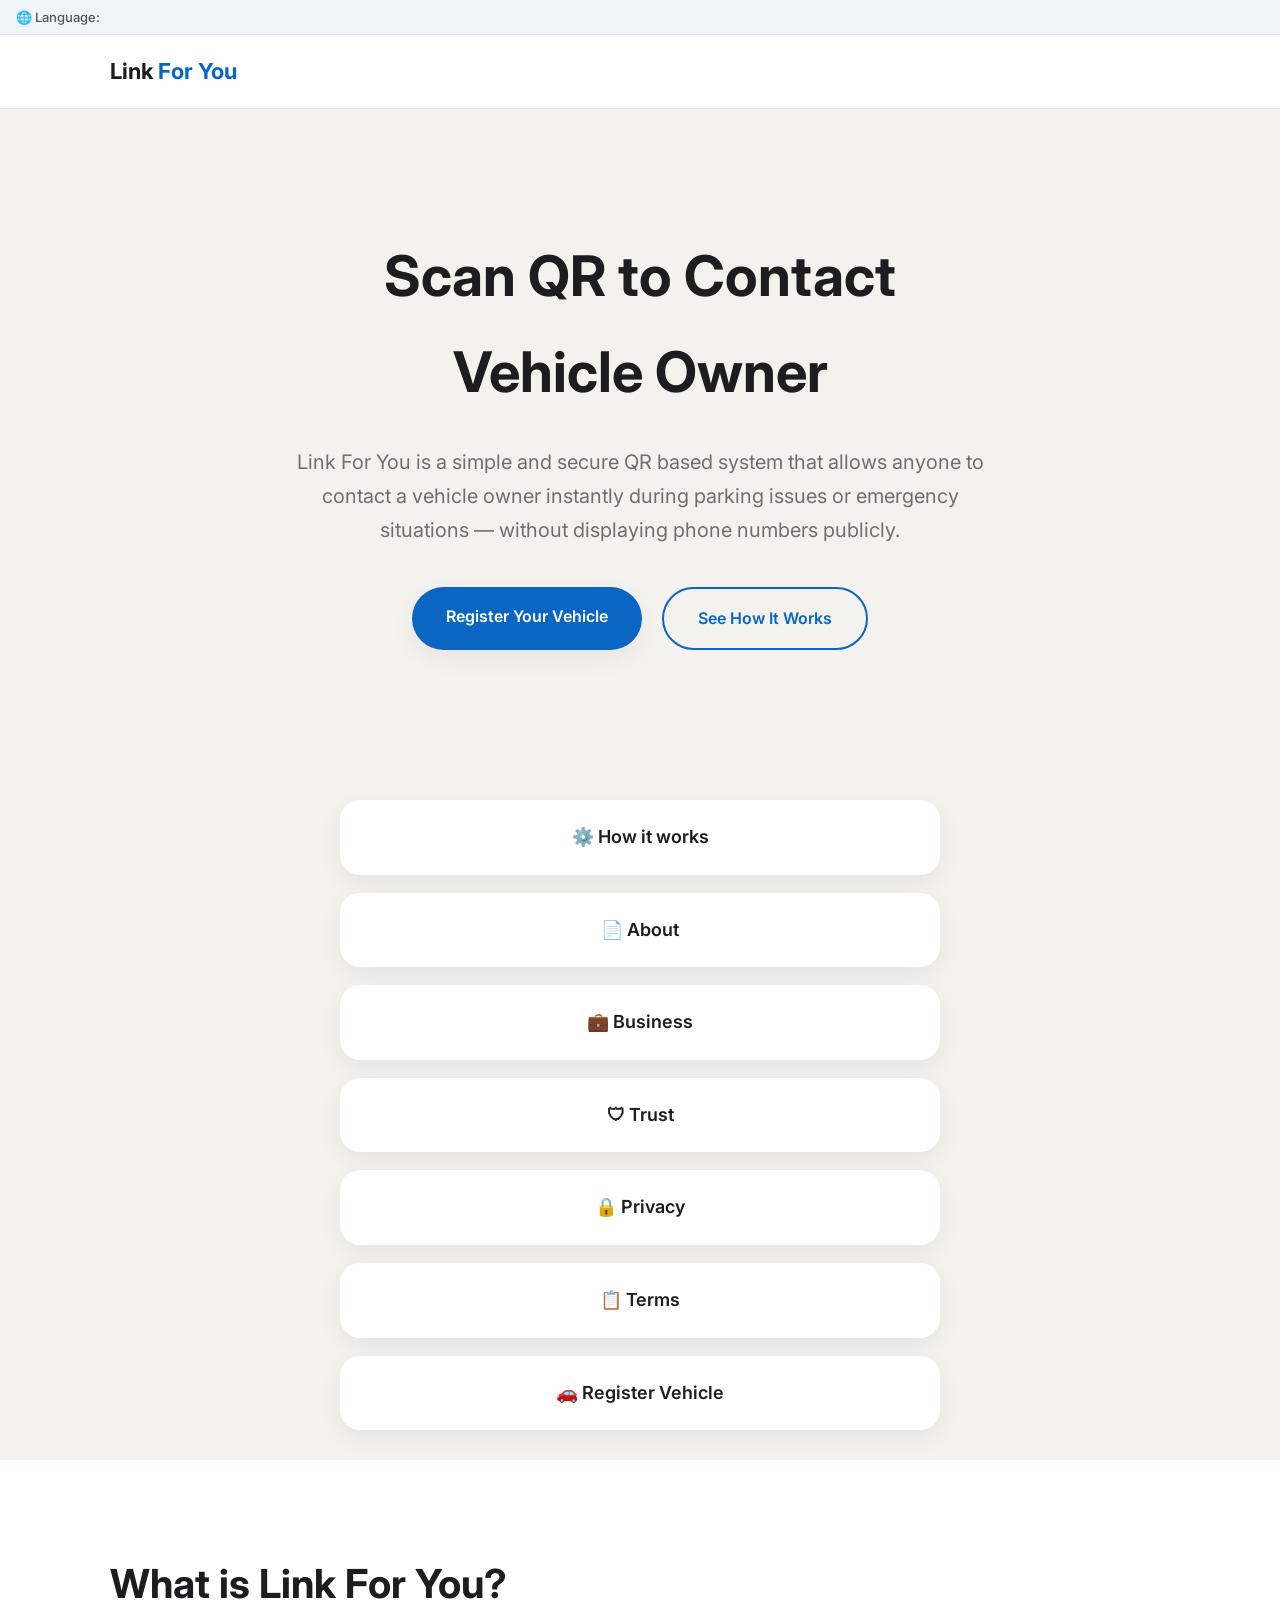
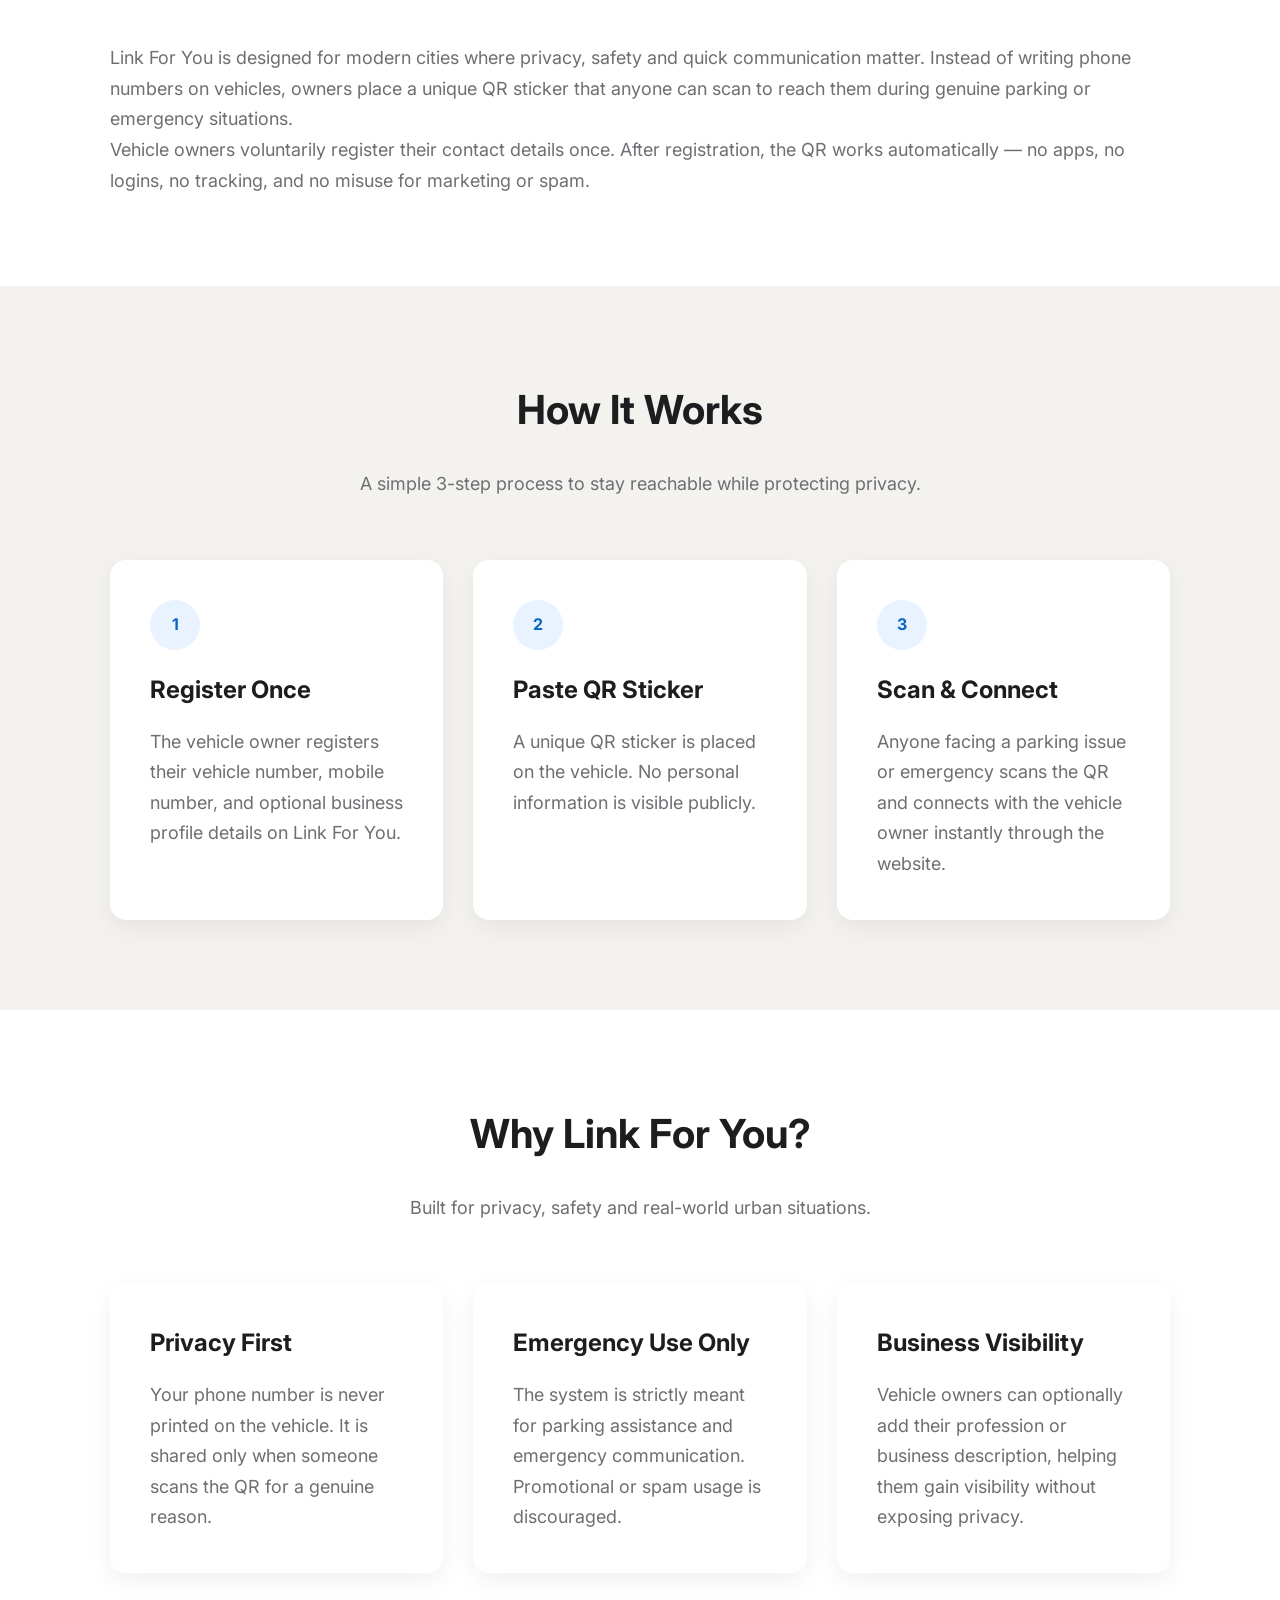
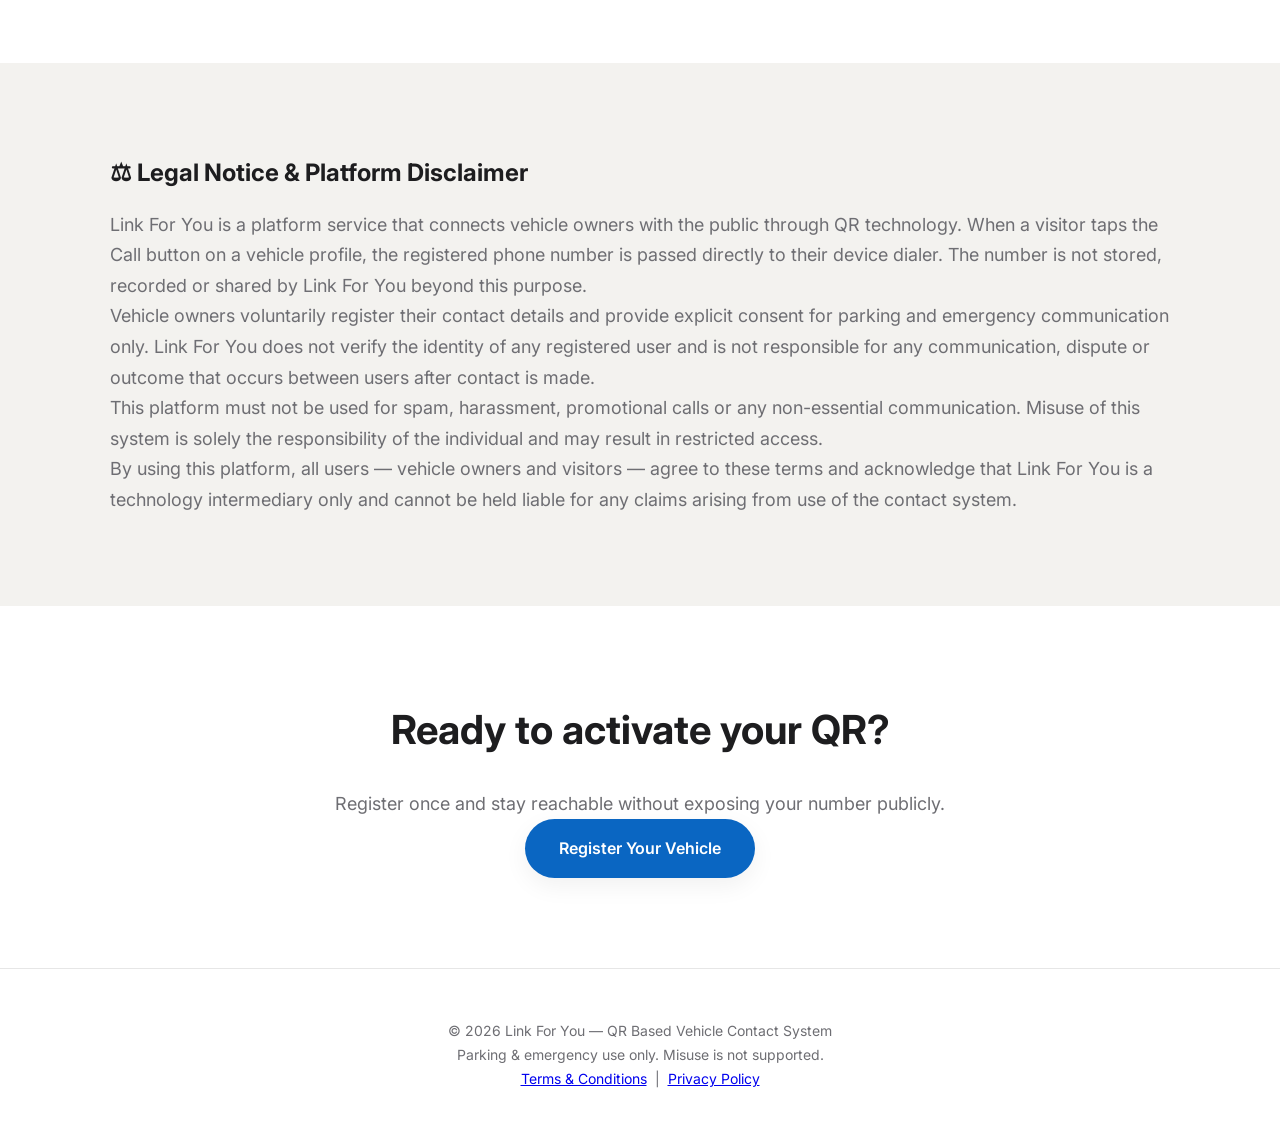
<file: index.html>
<!DOCTYPE html>
<html lang="en">

<head>

<meta charset="UTF-8">
<meta name="viewport" content="width=device-width, initial-scale=1.0">

<title>Link For You – QR Vehicle Contact System</title>

<link rel="preconnect" href="https://fonts.googleapis.com">
<link rel="preconnect" href="https://fonts.gstatic.com" crossorigin>

<link href="https://fonts.googleapis.com/css2?family=Inter:wght@300;400;500;600;700&display=swap" rel="stylesheet">

<link rel="stylesheet" href="./style.css">

<!-- PWA Manifest -->
<link rel="manifest" href="./manifest.json">

<!-- Theme -->
<meta name="theme-color" content="#0A66C2">

<meta name="mobile-web-app-capable" content="yes">
<meta name="apple-mobile-web-app-capable" content="yes">

<!-- Google Translate -->
<script type="text/javascript">
function googleTranslateElementInit() {
  new google.translate.TranslateElement({
    pageLanguage: 'en',
    layout: google.translate.TranslateElement.InlineLayout.SIMPLE,
    autoDisplay: false
  }, 'google_translate_element');
}
</script>
<script type="text/javascript" src="//translate.google.com/translate_a/element.js?cb=googleTranslateElementInit"></script>

<style>
.translate-bar {
  background: #f0f4f8;
  border-bottom: 1px solid #dde3ea;
  padding: 6px 16px;
  display: flex;
  align-items: center;
  gap: 8px;
  font-size: 13px;
  color: #555;
}
.translate-bar span {
  font-weight: 500;
}
.goog-te-banner-frame { display: none !important; }
body { top: 0 !important; }
</style>

</head>


<body>

<!-- ================= TRANSLATE BAR ================= -->

<div class="translate-bar">
  <span>🌐 Language:</span>
  <div id="google_translate_element"></div>
</div>


<!-- ================= NAVBAR ================= -->

<header class="navbar">

<div class="nav-container">

<div class="logo">
Link<span> For You</span>
</div>

</div>

</header>



<!-- ================= HERO ================= -->

<section class="hero">

<div class="container hero-wrapper">

<h1>
Scan QR to Contact <br>
Vehicle Owner
</h1>

<p>
Link For You is a simple and secure QR based system that allows anyone
to contact a vehicle owner instantly during parking issues or
emergency situations — without displaying phone numbers publicly.
</p>

<div class="hero-actions">

<a href="register.html" class="btn-primary">
Register Your Vehicle
</a>

<a href="#how" class="btn-secondary">
See How It Works
</a>

</div>

</div>

</section>



<!-- ================= NAV CARD MENU ================= -->

<section class="top-menu">

<div class="menu-container">

<a href="#how" class="menu-card">
⚙️ How it works
</a>

<a href="about.html" class="menu-card">
📄 About
</a>

<a href="business.html" class="menu-card">
💼 Business
</a>

<a href="trust.html" class="menu-card">
🛡 Trust
</a>

<a href="privacy.html" class="menu-card">
🔒 Privacy
</a>

<a href="terms.html" class="menu-card">
📋 Terms
</a>

<a href="register.html" class="menu-card register-card">
🚗 Register Vehicle
</a>

</div>

</section>



<!-- ================= WHAT IS ================= -->

<section class="section light">

<div class="container narrow">

<h2>What is Link For You?</h2>

<p>
Link For You is designed for modern cities where privacy, safety and quick
communication matter. Instead of writing phone numbers on vehicles,
owners place a unique QR sticker that anyone can scan to reach them
during genuine parking or emergency situations.
</p>

<p>
Vehicle owners voluntarily register their contact details once.
After registration, the QR works automatically — no apps, no logins,
no tracking, and no misuse for marketing or spam.
</p>

</div>

</section>



<!-- ================= HOW IT WORKS ================= -->

<section class="section" id="how">

<div class="container">

<div class="section-header">

<h2>How It Works</h2>

<p class="section-sub">
A simple 3-step process to stay reachable while protecting privacy.
</p>

</div>

<div class="steps-grid">

<div class="step-card">

<div class="step-number">1</div>

<h3>Register Once</h3>

<p>
The vehicle owner registers their vehicle number, mobile number,
and optional business profile details on Link For You.
</p>

</div>

<div class="step-card">

<div class="step-number">2</div>

<h3>Paste QR Sticker</h3>

<p>
A unique QR sticker is placed on the vehicle.
No personal information is visible publicly.
</p>

</div>

<div class="step-card">

<div class="step-number">3</div>

<h3>Scan & Connect</h3>

<p>
Anyone facing a parking issue or emergency scans the QR and
connects with the vehicle owner instantly through the website.
</p>

</div>

</div>

</div>

</section>



<!-- ================= WHY SECTION ================= -->

<section class="section light">

<div class="container">

<div class="section-header">

<h2>Why Link For You?</h2>

<p class="section-sub">
Built for privacy, safety and real-world urban situations.
</p>

</div>

<div class="feature-grid">

<div class="feature-card">

<h3>Privacy First</h3>

<p>
Your phone number is never printed on the vehicle.
It is shared only when someone scans the QR for a genuine reason.
</p>

</div>

<div class="feature-card">

<h3>Emergency Use Only</h3>

<p>
The system is strictly meant for parking assistance and emergency
communication. Promotional or spam usage is discouraged.
</p>

</div>

<div class="feature-card">

<h3>Business Visibility</h3>

<p>
Vehicle owners can optionally add their profession or business
description, helping them gain visibility without exposing privacy.
</p>

</div>

</div>

</div>

</section>



<!-- ================= LEGAL DISCLAIMER ================= -->

<section class="section">

<div class="container narrow">

<div class="warning-box">

<h3>⚖ Legal Notice & Platform Disclaimer</h3>

<p>
Link For You is a platform service that connects vehicle owners
with the public through QR technology. When a visitor taps the
Call button on a vehicle profile, the registered phone number
is passed directly to their device dialer. The number is not
stored, recorded or shared by Link For You beyond this purpose.
</p>

<p>
Vehicle owners voluntarily register their contact details and
provide explicit consent for parking and emergency communication
only. Link For You does not verify the identity of any registered
user and is not responsible for any communication, dispute or
outcome that occurs between users after contact is made.
</p>

<p>
This platform must not be used for spam, harassment, promotional
calls or any non-essential communication. Misuse of this system
is solely the responsibility of the individual and may result
in restricted access.
</p>

<p>
By using this platform, all users — vehicle owners and visitors —
agree to these terms and acknowledge that Link For You is a
technology intermediary only and cannot be held liable for any
claims arising from use of the contact system.
</p>

</div>

</div>

</section>



<!-- ================= CTA ================= -->

<section class="section cta-section">

<div class="container text-center">

<h2>Ready to activate your QR?</h2>

<p>
Register once and stay reachable without exposing your number publicly.
</p>

<a href="register.html" class="btn-primary large-btn">
Register Your Vehicle
</a>

</div>

</section>



<!-- ================= FOOTER ================= -->

<footer class="footer">

<div class="container text-center">

<p>
© 2026 Link For You — QR Based Vehicle Contact System
</p>

<p class="small">
Parking & emergency use only. Misuse is not supported.
</p>

<p class="small">
<a href="terms.html">Terms &amp; Conditions</a> &nbsp;|&nbsp; <a href="privacy.html">Privacy Policy</a>
</p>

</div>

</footer>



<!-- ================= SERVICE WORKER ================= -->

<script>

if ('serviceWorker' in navigator) {

window.addEventListener('load', function() {

navigator.serviceWorker.register('./service-worker.js')
.then(function(reg){

console.log("Service Worker Registered", reg);

}).catch(function(err){

console.log("Service Worker Error", err);

});

});

}

</script>



</body>
  </html>
</file>
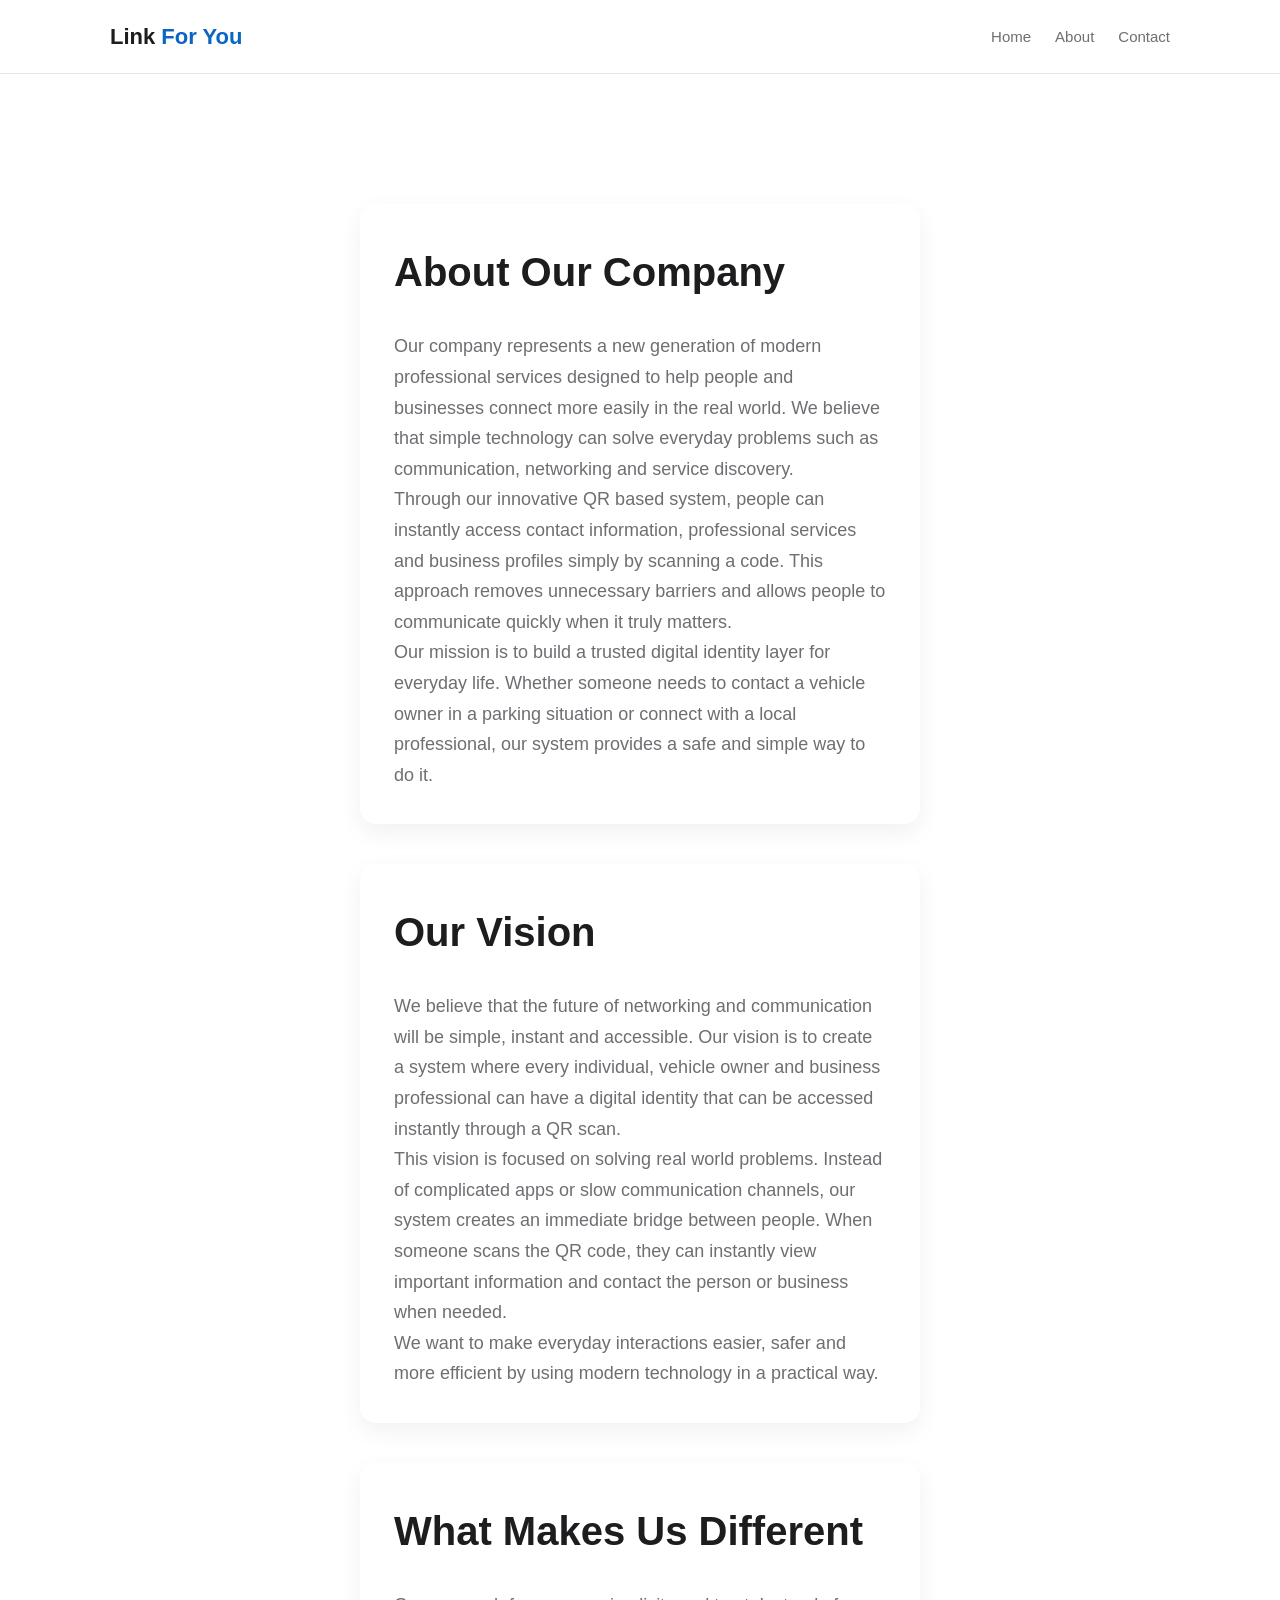
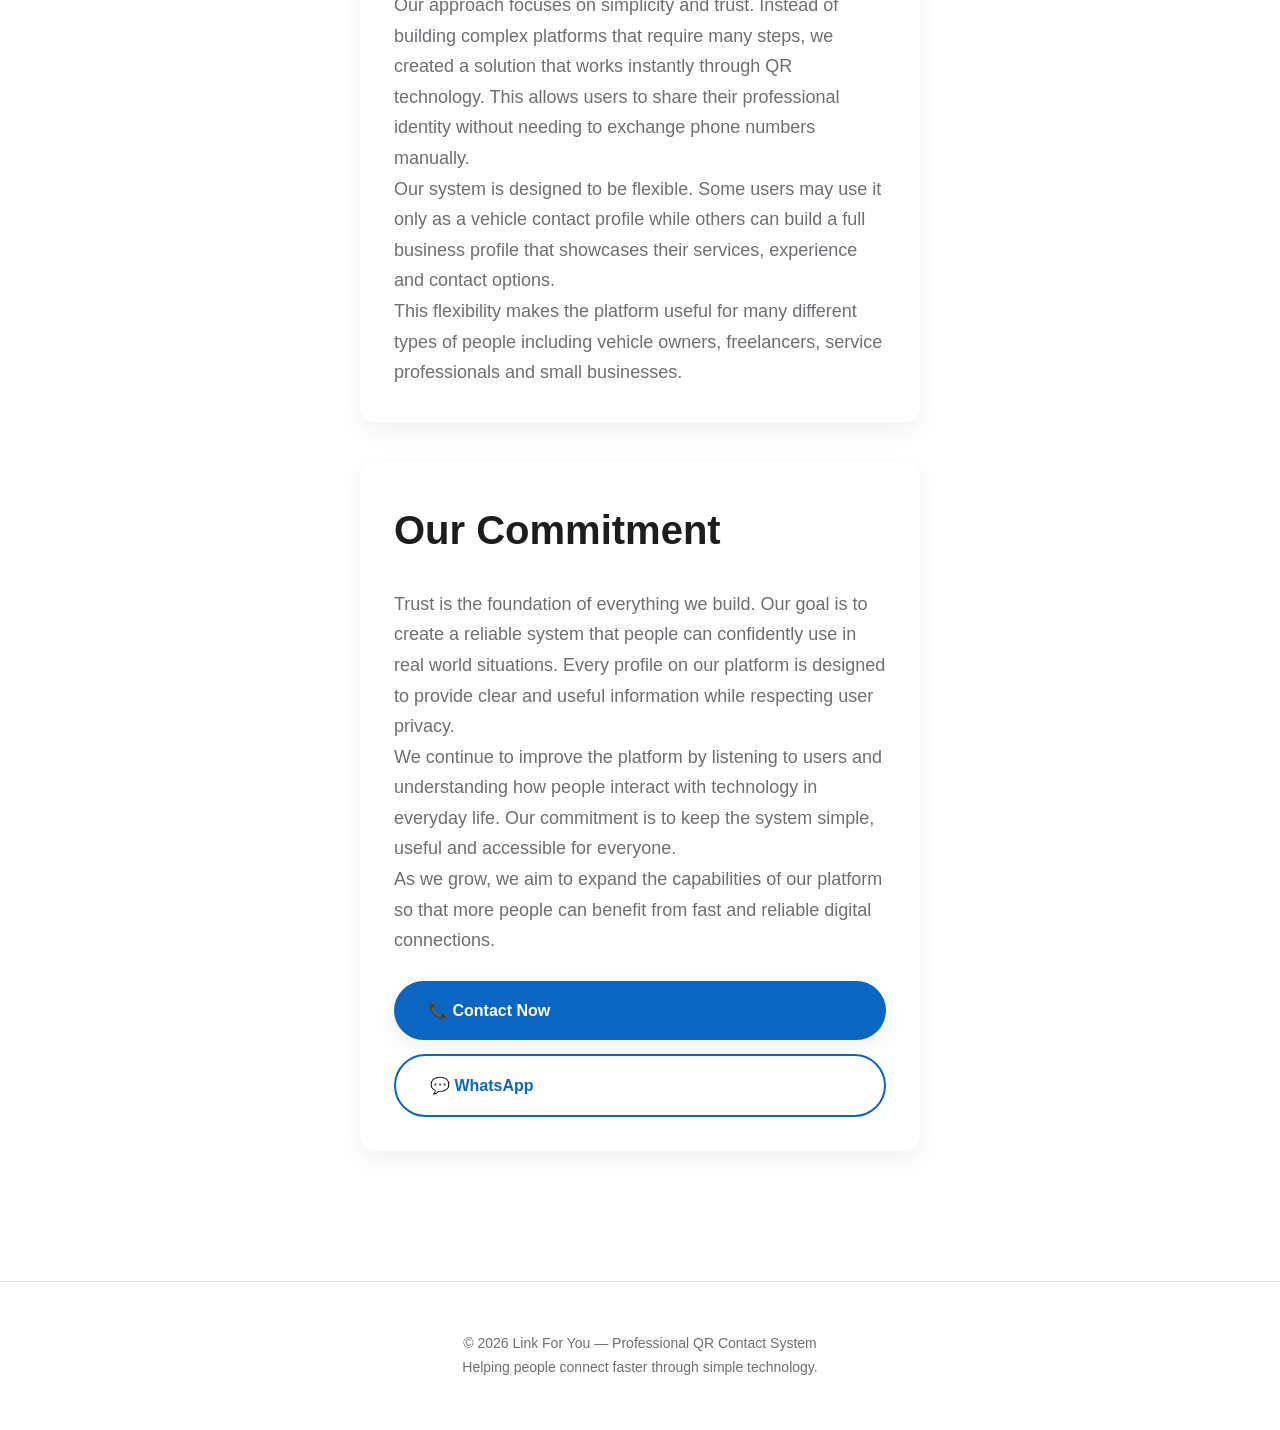
<file: about.html>
<!DOCTYPE html>
<html lang="en">

<head>

<meta charset="UTF-8">
<meta name="viewport" content="width=device-width, initial-scale=1.0">

<title>About Our Company – Link For You</title>

<link rel="stylesheet" href="style.css">

</head>

<body>


<header class="navbar">

<div class="nav-container">

<div class="logo">
Link<span> For You</span>
</div>

<nav>

<a href="index.html">Home</a>

<a href="about.html">About</a>

<a href="#">Contact</a>

</nav>

</div>

</header>



<section class="section light">

<div class="container">


<!-- PAGE 1 -->

<div class="owner-card">

<h2>About Our Company</h2>

<p>

Our company represents a new generation of modern professional services designed to help people and businesses connect more easily in the real world. We believe that simple technology can solve everyday problems such as communication, networking and service discovery.

</p>

<p>

Through our innovative QR based system, people can instantly access contact information, professional services and business profiles simply by scanning a code. This approach removes unnecessary barriers and allows people to communicate quickly when it truly matters.

</p>

<p>

Our mission is to build a trusted digital identity layer for everyday life. Whether someone needs to contact a vehicle owner in a parking situation or connect with a local professional, our system provides a safe and simple way to do it.

</p>

</div>



<!-- PAGE 2 -->

<div class="owner-card">

<h2>Our Vision</h2>

<p>

We believe that the future of networking and communication will be simple, instant and accessible. Our vision is to create a system where every individual, vehicle owner and business professional can have a digital identity that can be accessed instantly through a QR scan.

</p>

<p>

This vision is focused on solving real world problems. Instead of complicated apps or slow communication channels, our system creates an immediate bridge between people. When someone scans the QR code, they can instantly view important information and contact the person or business when needed.

</p>

<p>

We want to make everyday interactions easier, safer and more efficient by using modern technology in a practical way.

</p>

</div>



<!-- PAGE 3 -->

<div class="owner-card">

<h2>What Makes Us Different</h2>

<p>

Our approach focuses on simplicity and trust. Instead of building complex platforms that require many steps, we created a solution that works instantly through QR technology. This allows users to share their professional identity without needing to exchange phone numbers manually.

</p>

<p>

Our system is designed to be flexible. Some users may use it only as a vehicle contact profile while others can build a full business profile that showcases their services, experience and contact options.

</p>

<p>

This flexibility makes the platform useful for many different types of people including vehicle owners, freelancers, service professionals and small businesses.

</p>

</div>



<!-- PAGE 4 -->

<div class="owner-card">

<h2>Our Commitment</h2>

<p>

Trust is the foundation of everything we build. Our goal is to create a reliable system that people can confidently use in real world situations. Every profile on our platform is designed to provide clear and useful information while respecting user privacy.

</p>

<p>

We continue to improve the platform by listening to users and understanding how people interact with technology in everyday life. Our commitment is to keep the system simple, useful and accessible for everyone.

</p>

<p>

As we grow, we aim to expand the capabilities of our platform so that more people can benefit from fast and reliable digital connections.

</p>


<div class="action-buttons">

<a href="tel:+919899873021" class="btn-primary">
📞 Contact Now
</a>

<a href="https://wa.me/919899873021" class="btn-secondary">
💬 WhatsApp
</a>

</div>

</div>



</div>

</section>



<footer class="footer">

<div class="container">

<p>
© 2026 Link For You — Professional QR Contact System
</p>

<p class="small">

Helping people connect faster through simple technology.

</p>

</div>

</footer>


</body>

</html>
</file>
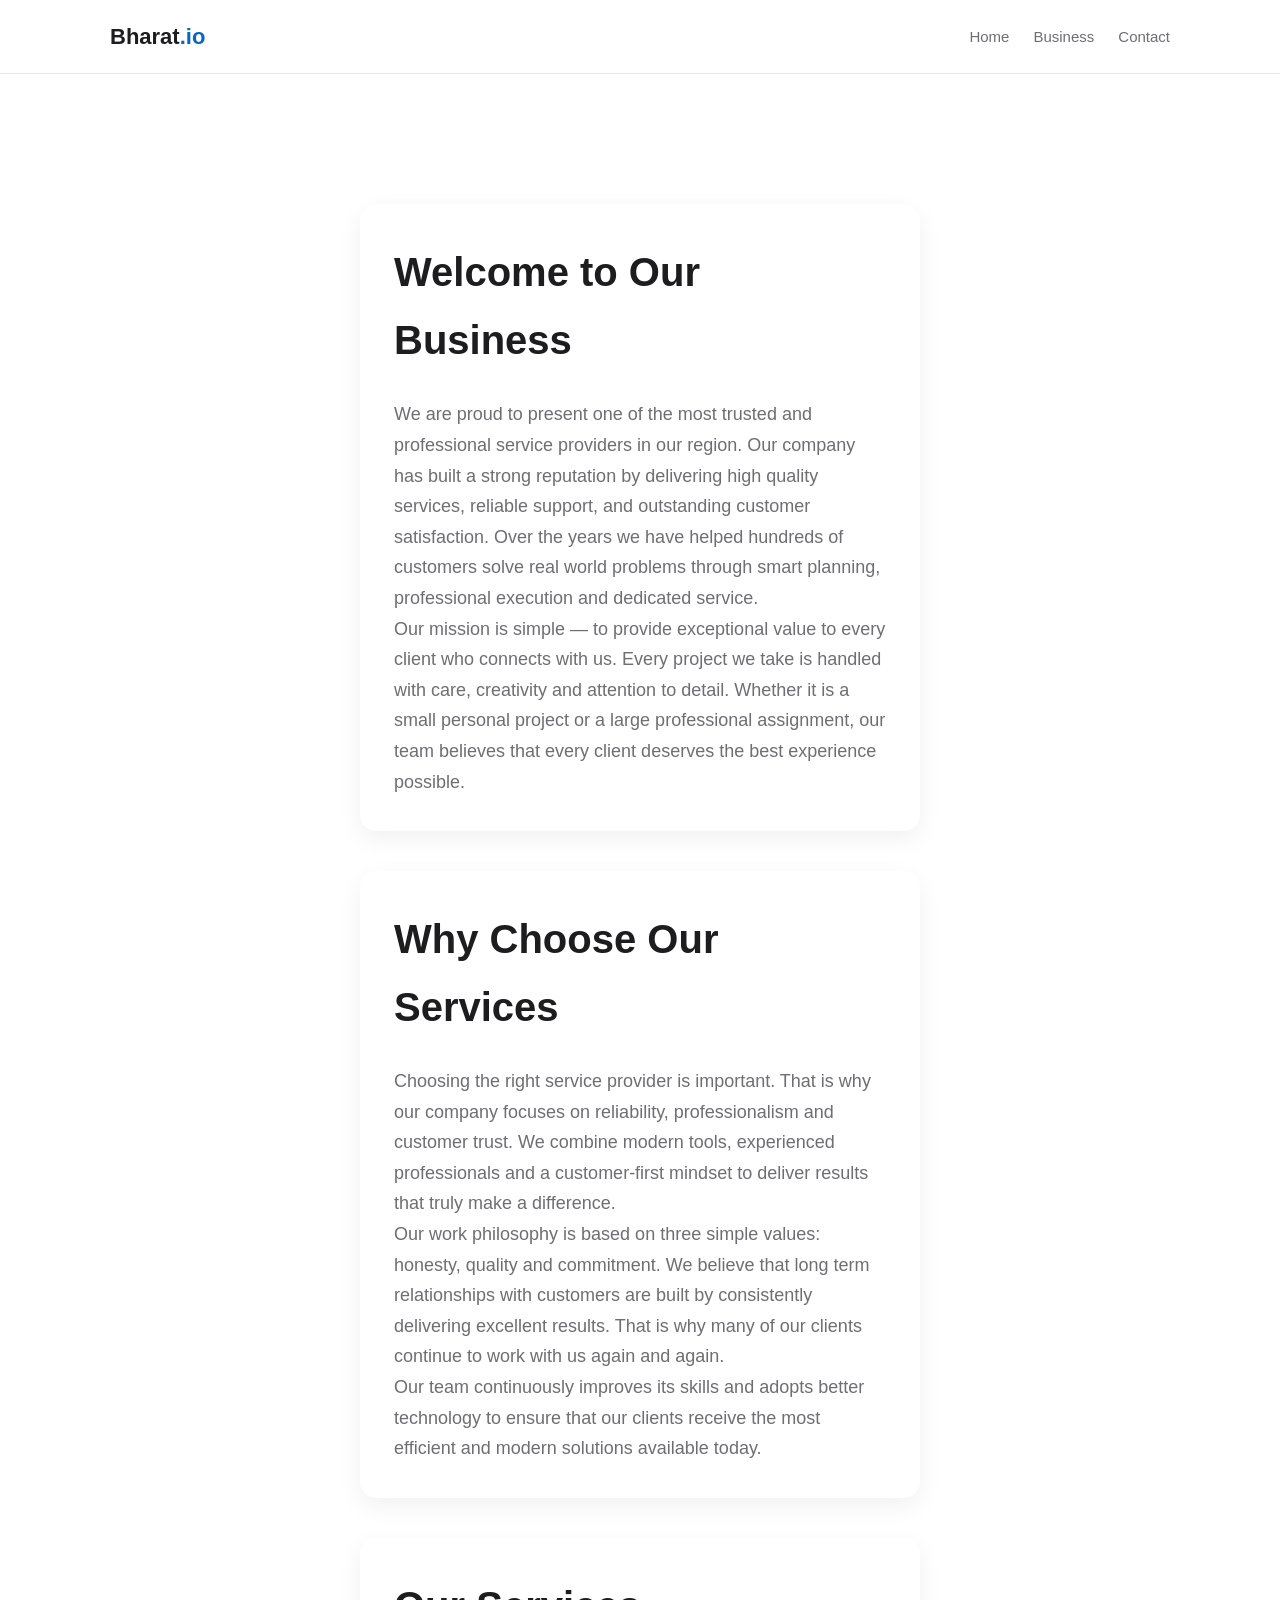
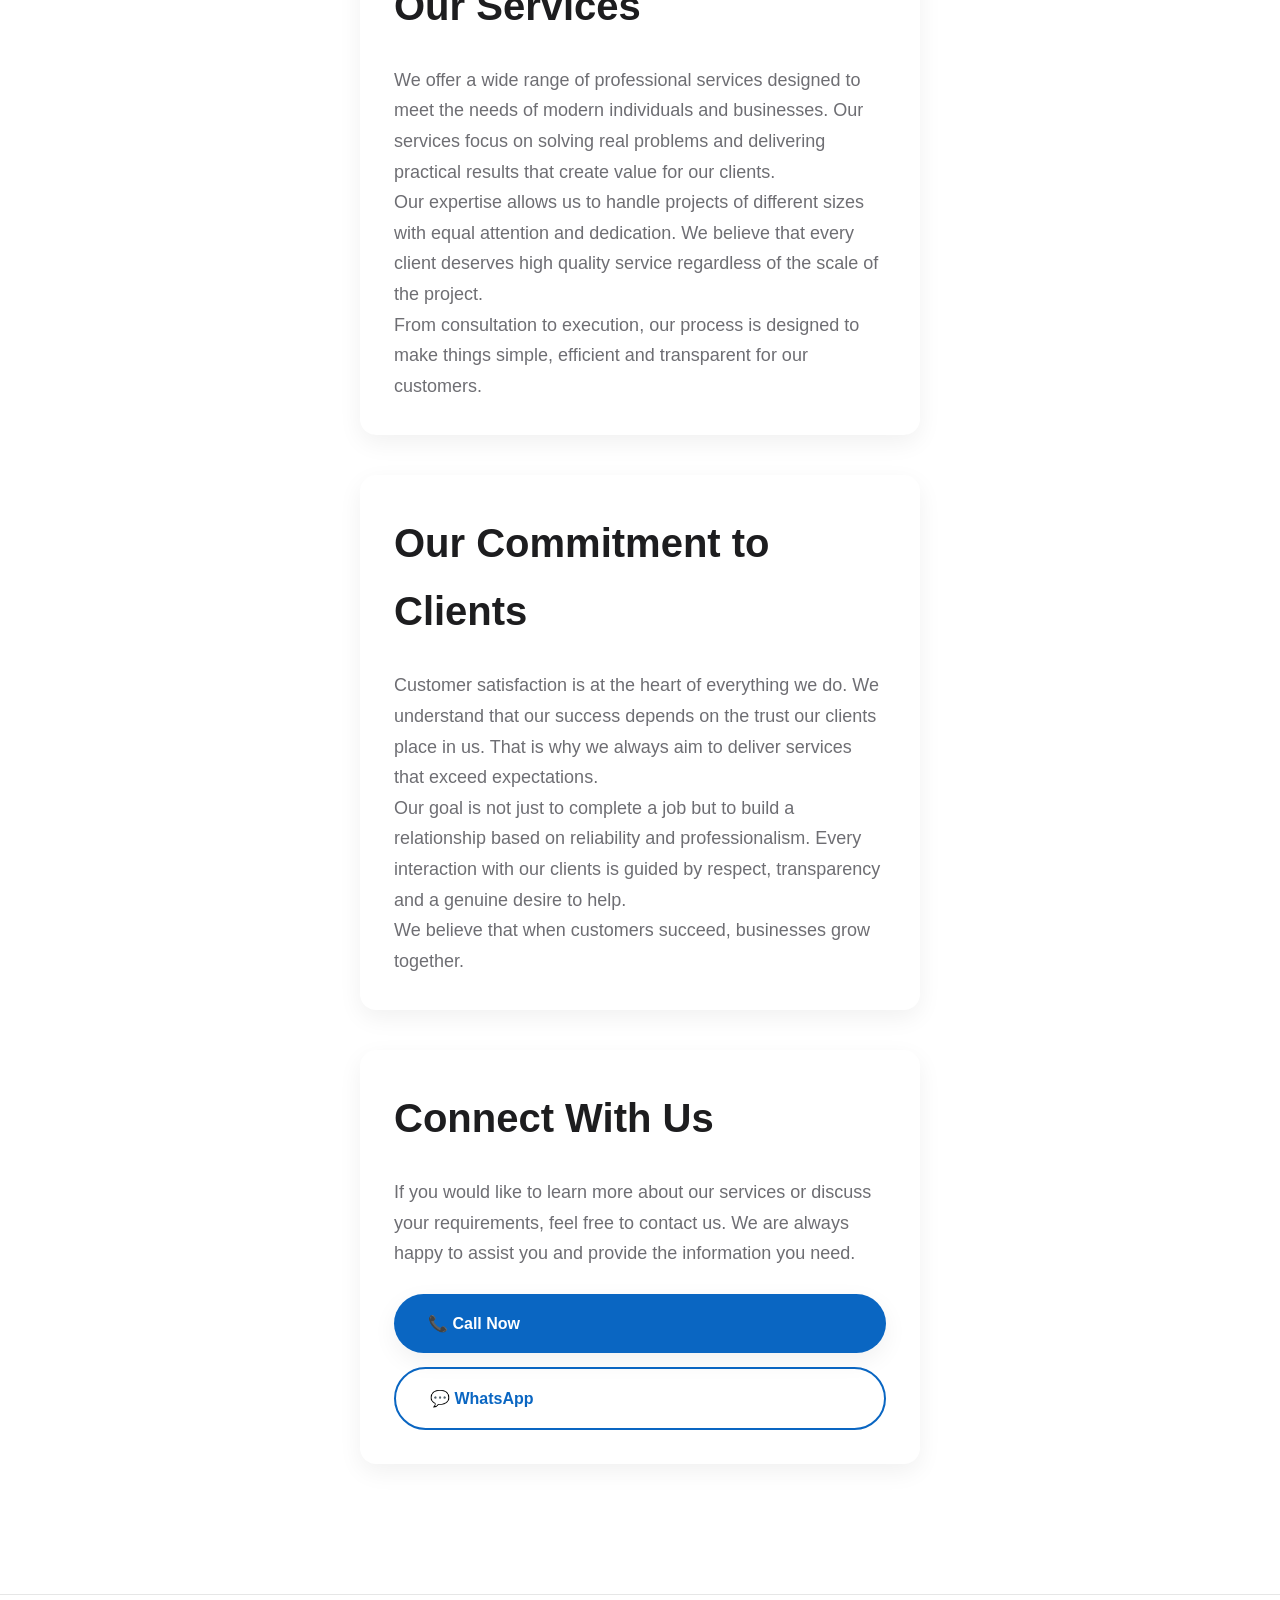
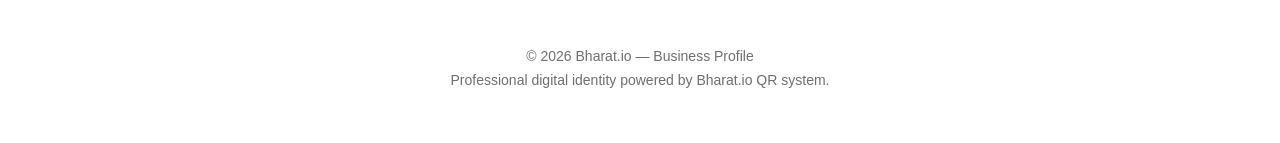
<file: business.html>
<!DOCTYPE html>
<html lang="en">

<head>

<meta charset="UTF-8">
<meta name="viewport" content="width=device-width, initial-scale=1.0">

<title>Business Profile – Bharat.io</title>

<link rel="stylesheet" href="style.css">

</head>

<body>


<header class="navbar">

<div class="nav-container">

<div class="logo">
Bharat<span>.io</span>
</div>

<nav>

<a href="index.html">Home</a>

<a href="#">Business</a>

<a href="#">Contact</a>

</nav>

</div>

</header>



<section class="section light">

<div class="container">


<div class="owner-card">

<h2>Welcome to Our Business</h2>

<p>

We are proud to present one of the most trusted and professional service providers in our region. 
Our company has built a strong reputation by delivering high quality services, reliable support, 
and outstanding customer satisfaction. Over the years we have helped hundreds of customers 
solve real world problems through smart planning, professional execution and dedicated service.

</p>

<p>

Our mission is simple — to provide exceptional value to every client who connects with us. 
Every project we take is handled with care, creativity and attention to detail. 
Whether it is a small personal project or a large professional assignment, 
our team believes that every client deserves the best experience possible.

</p>

</div>



<div class="owner-card">

<h2>Why Choose Our Services</h2>

<p>

Choosing the right service provider is important. That is why our company focuses 
on reliability, professionalism and customer trust. We combine modern tools, 
experienced professionals and a customer-first mindset to deliver results 
that truly make a difference.

</p>

<p>

Our work philosophy is based on three simple values: honesty, quality and commitment. 
We believe that long term relationships with customers are built by consistently 
delivering excellent results. That is why many of our clients continue to 
work with us again and again.

</p>

<p>

Our team continuously improves its skills and adopts better technology 
to ensure that our clients receive the most efficient and modern solutions available today.

</p>

</div>



<div class="owner-card">

<h2>Our Services</h2>

<p>

We offer a wide range of professional services designed to meet the needs 
of modern individuals and businesses. Our services focus on solving real 
problems and delivering practical results that create value for our clients.

</p>

<p>

Our expertise allows us to handle projects of different sizes with equal 
attention and dedication. We believe that every client deserves high quality 
service regardless of the scale of the project.

</p>

<p>

From consultation to execution, our process is designed to make things 
simple, efficient and transparent for our customers.

</p>

</div>



<div class="owner-card">

<h2>Our Commitment to Clients</h2>

<p>

Customer satisfaction is at the heart of everything we do. 
We understand that our success depends on the trust our clients place in us. 
That is why we always aim to deliver services that exceed expectations.

</p>

<p>

Our goal is not just to complete a job but to build a relationship 
based on reliability and professionalism. Every interaction with our clients 
is guided by respect, transparency and a genuine desire to help.

</p>

<p>

We believe that when customers succeed, businesses grow together.

</p>

</div>



<div class="owner-card">

<h2>Connect With Us</h2>

<p>

If you would like to learn more about our services or discuss your 
requirements, feel free to contact us. We are always happy to assist you 
and provide the information you need.

</p>

<div class="action-buttons">

<a href="tel:+919899873021" class="btn-primary">

📞 Call Now

</a>

<a href="https://wa.me/919876543210" class="btn-secondary">

💬 WhatsApp

</a>

</div>

</div>



</div>

</section>



<footer class="footer">

<div class="container">

<p>

© 2026 Bharat.io — Business Profile

</p>

<p class="small">

Professional digital identity powered by Bharat.io QR system.

</p>

</div>

</footer>


</body>

</html>
</file>
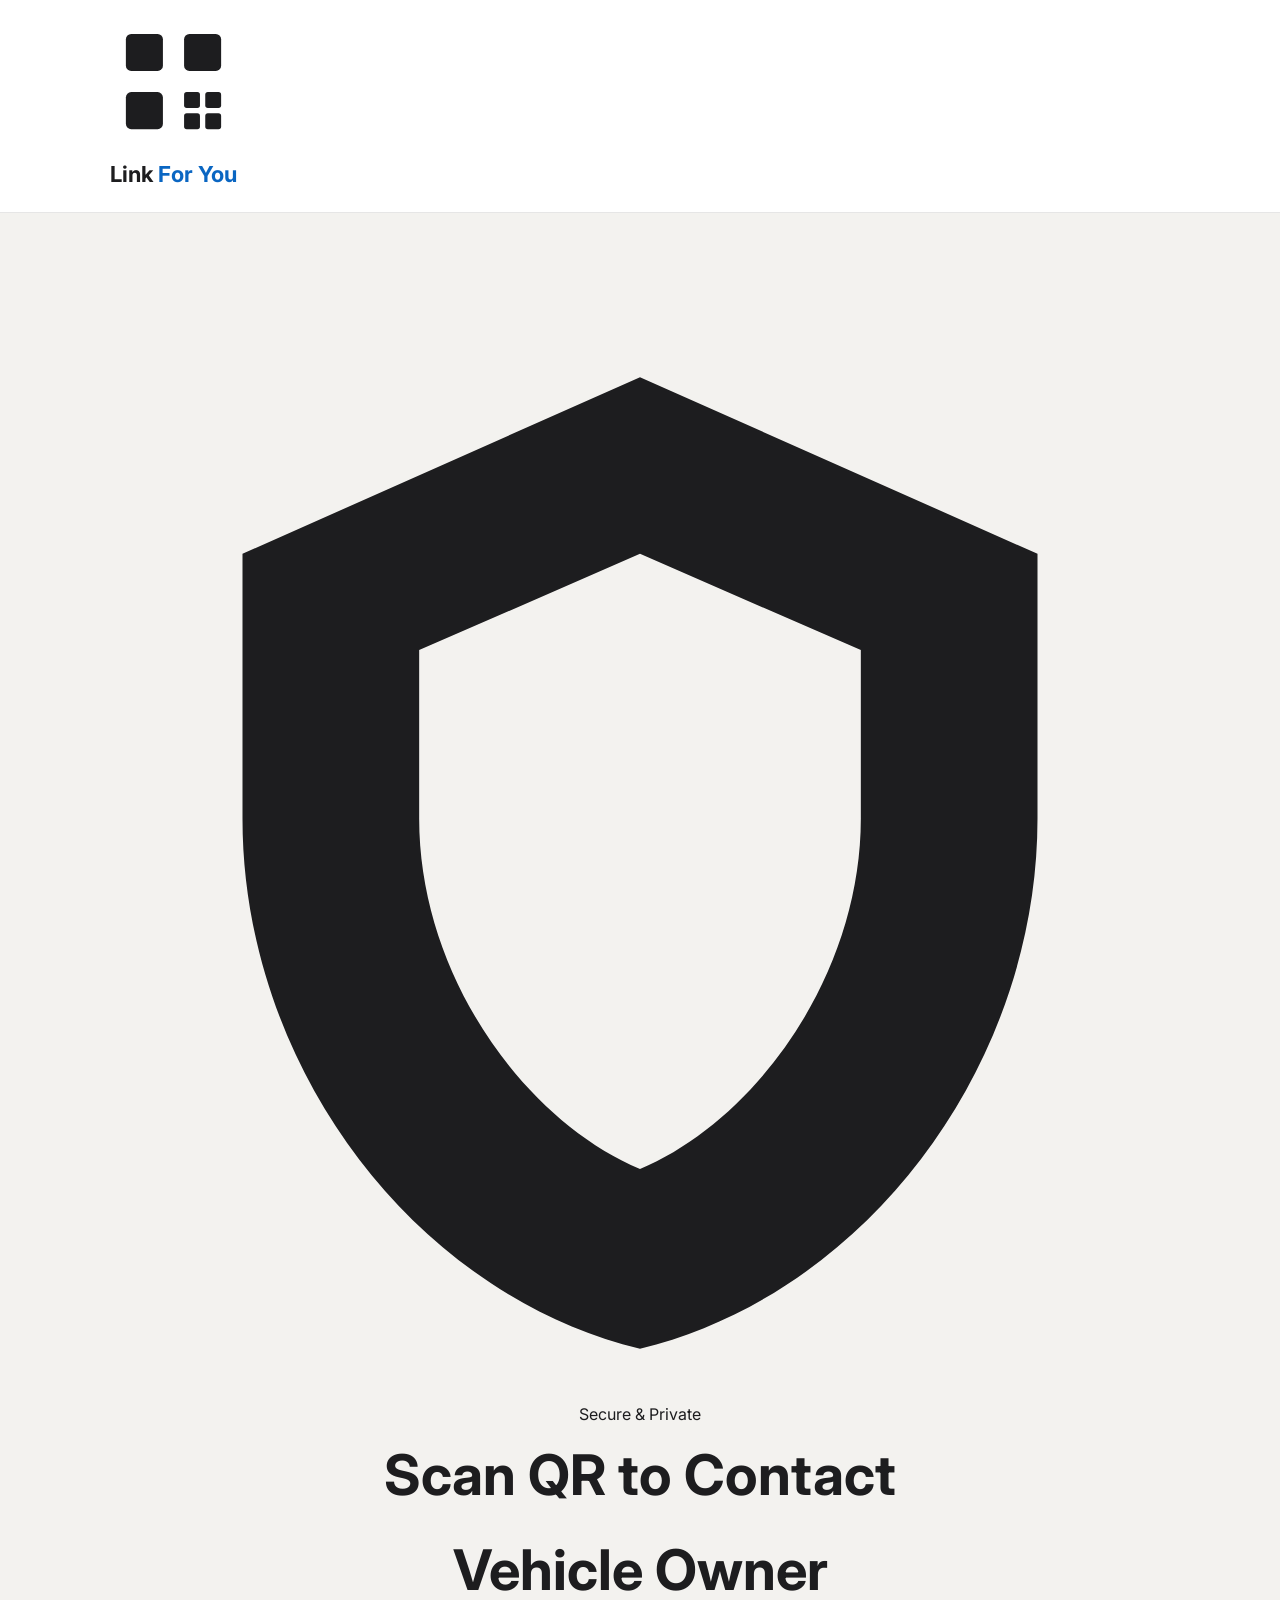
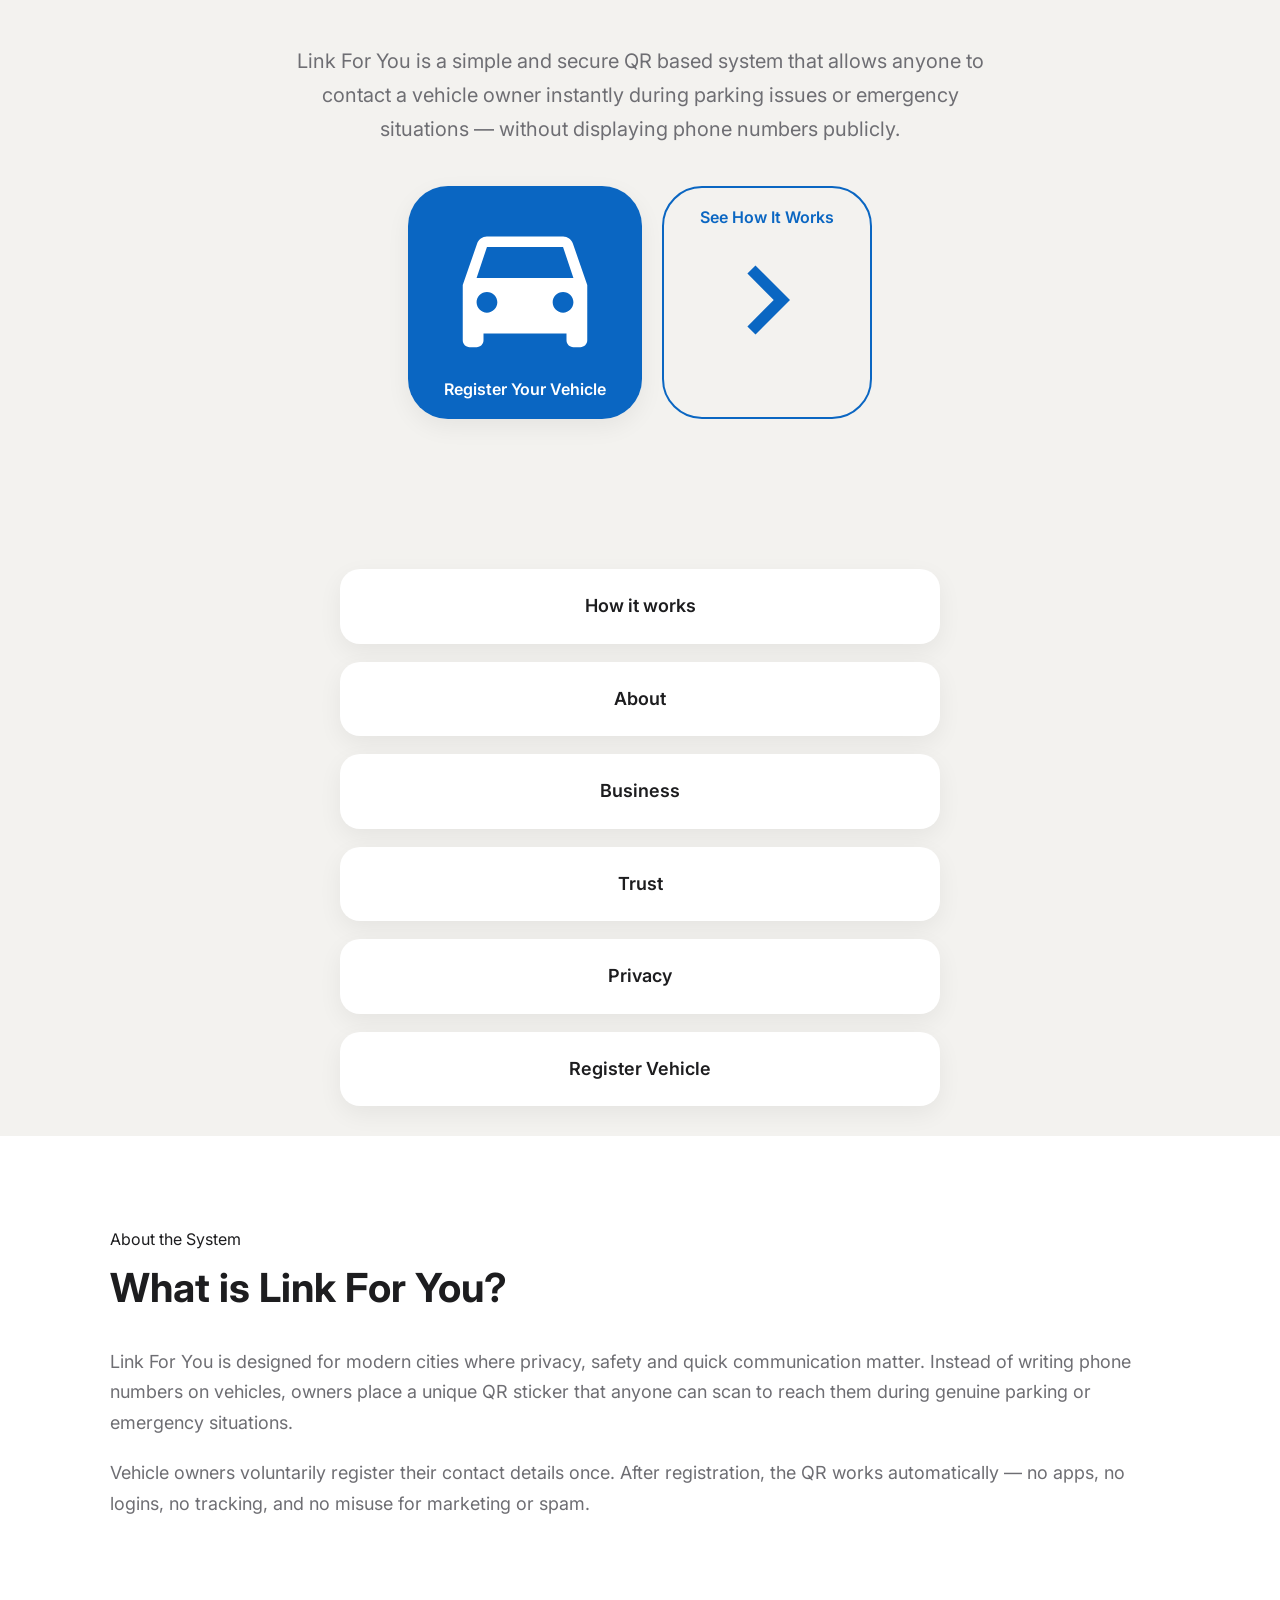
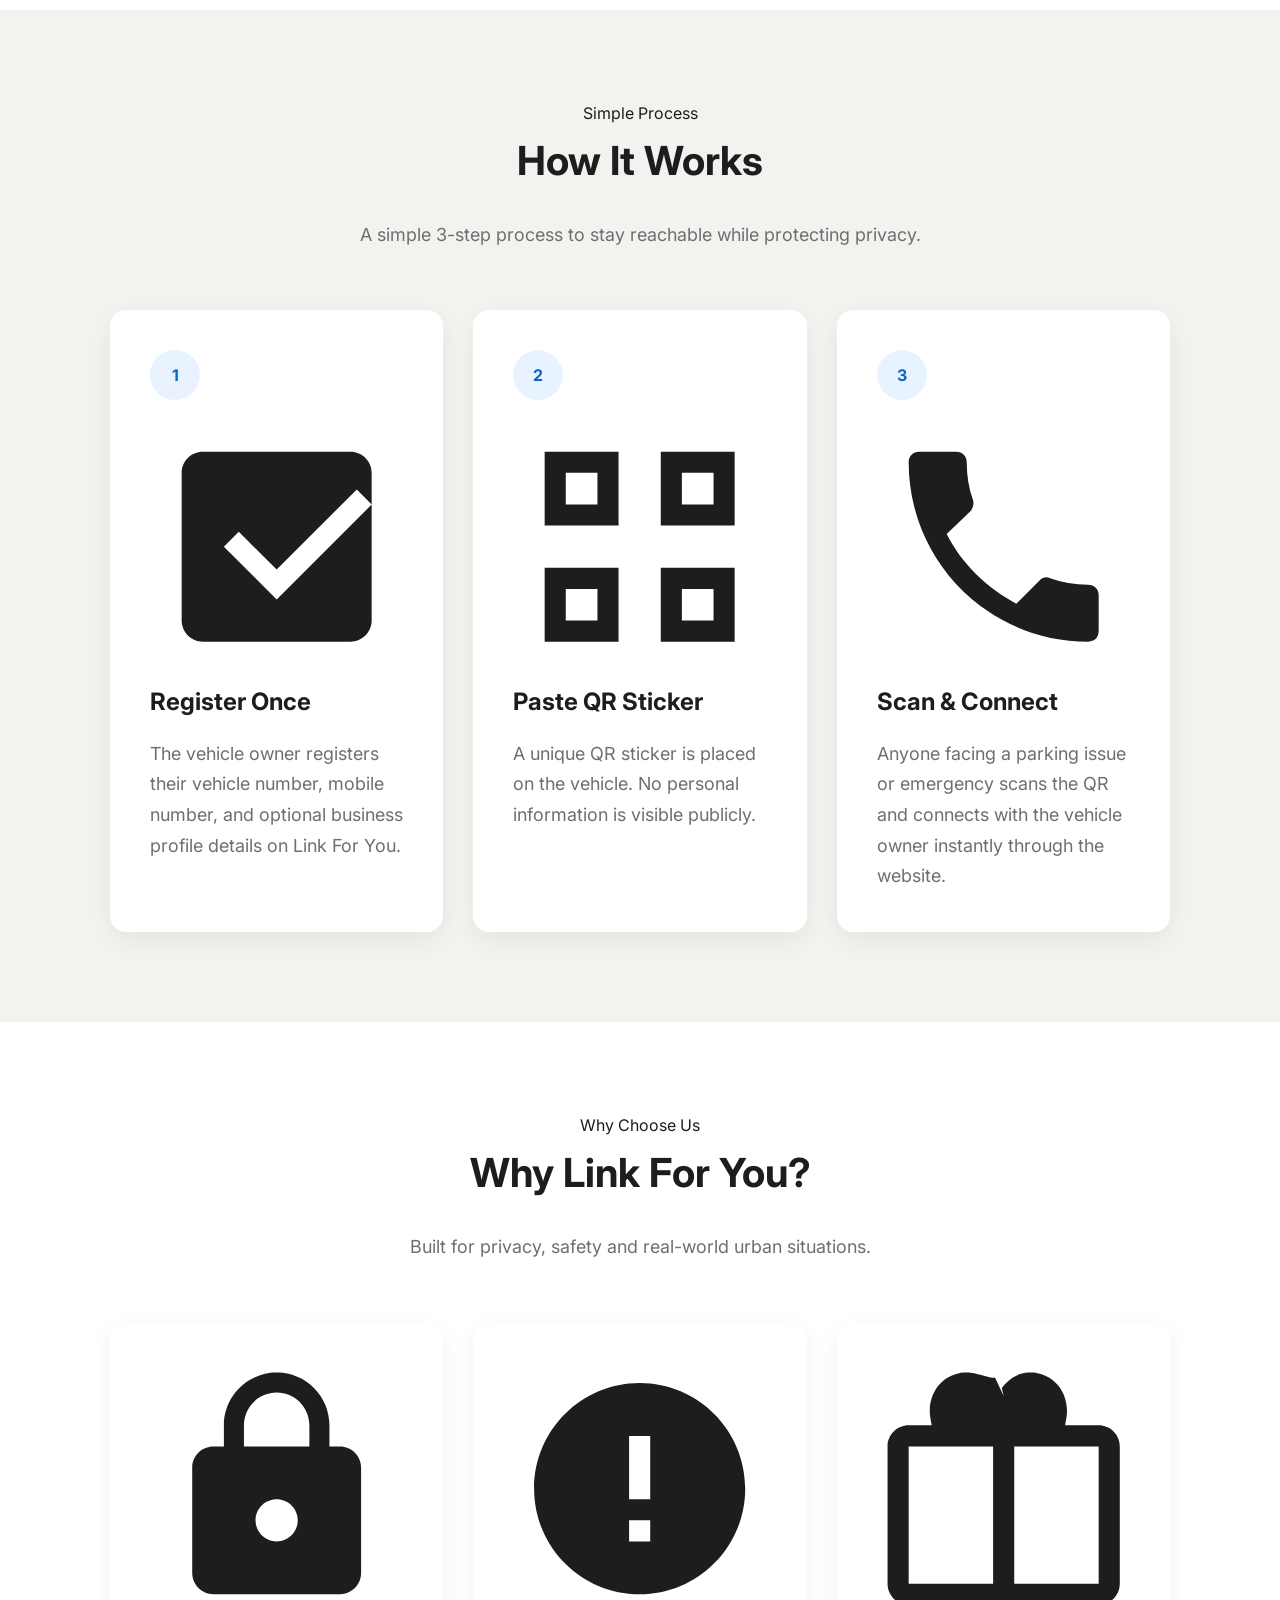
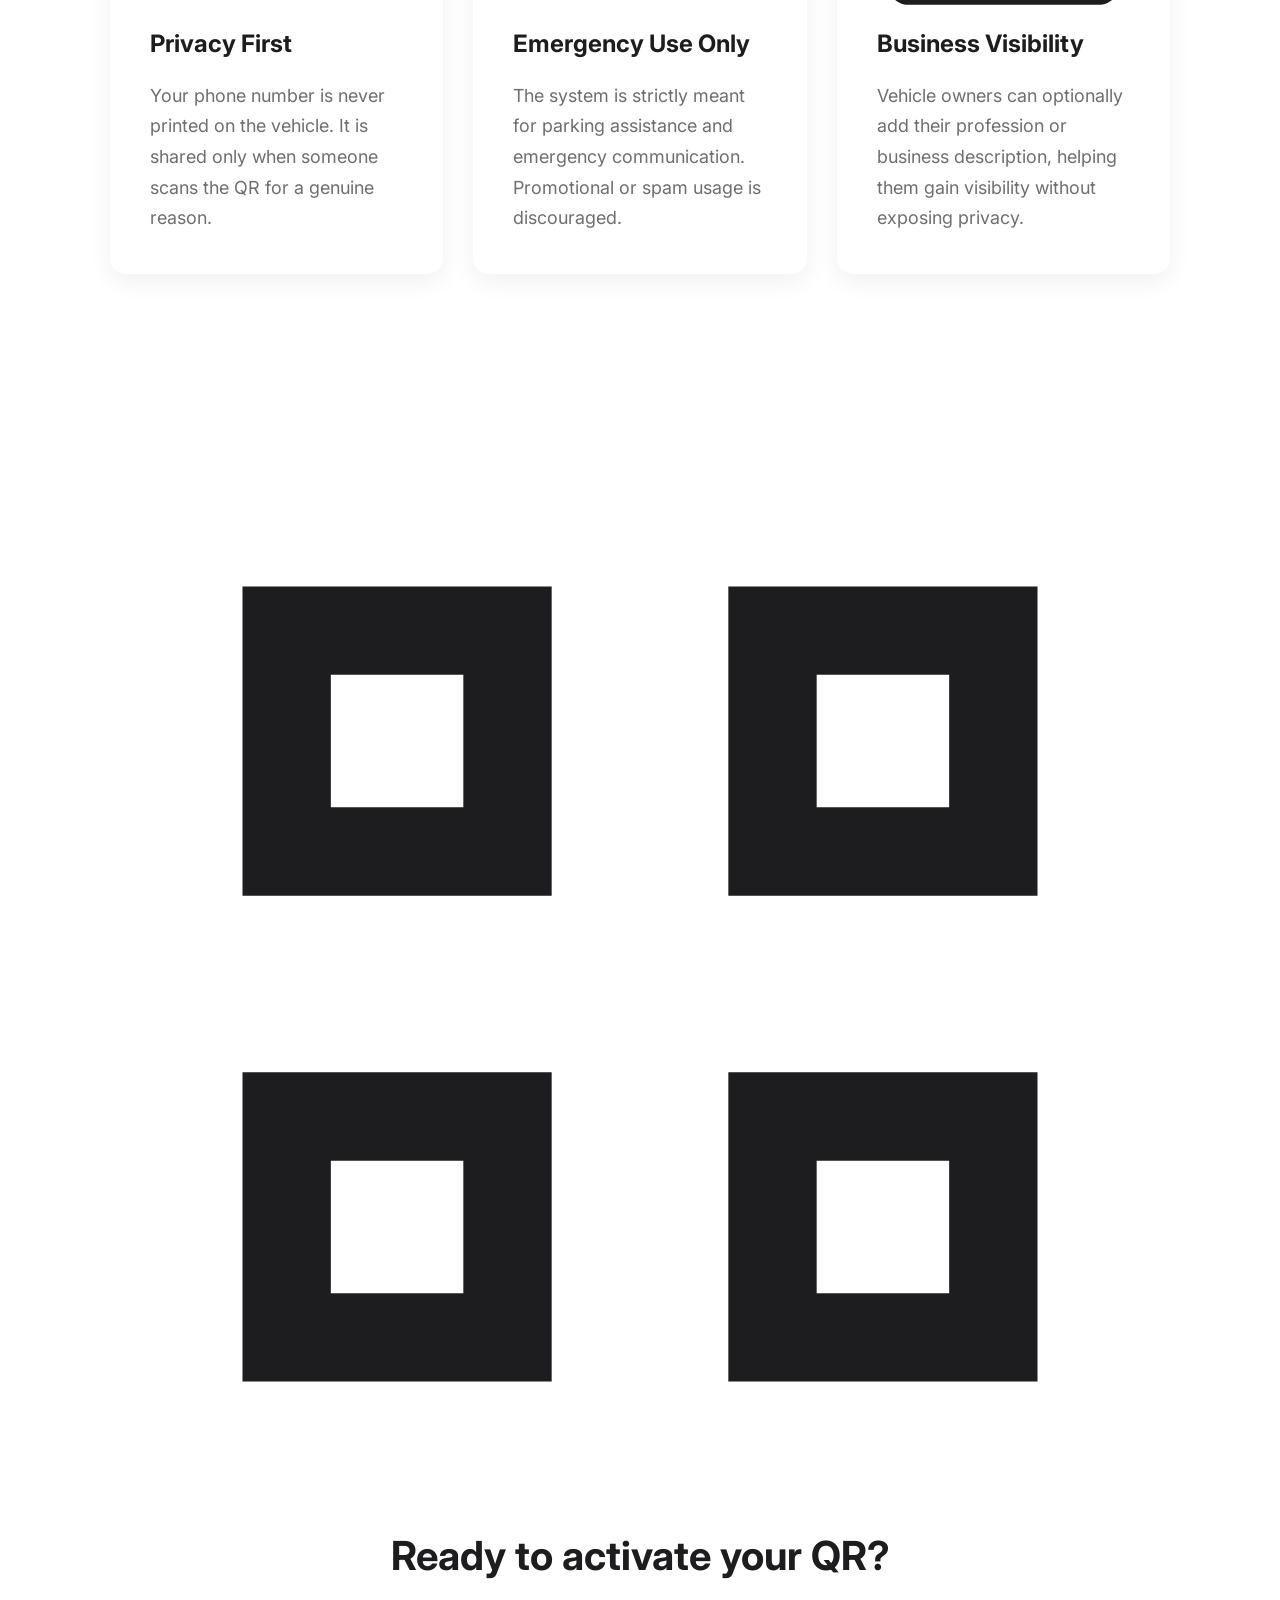
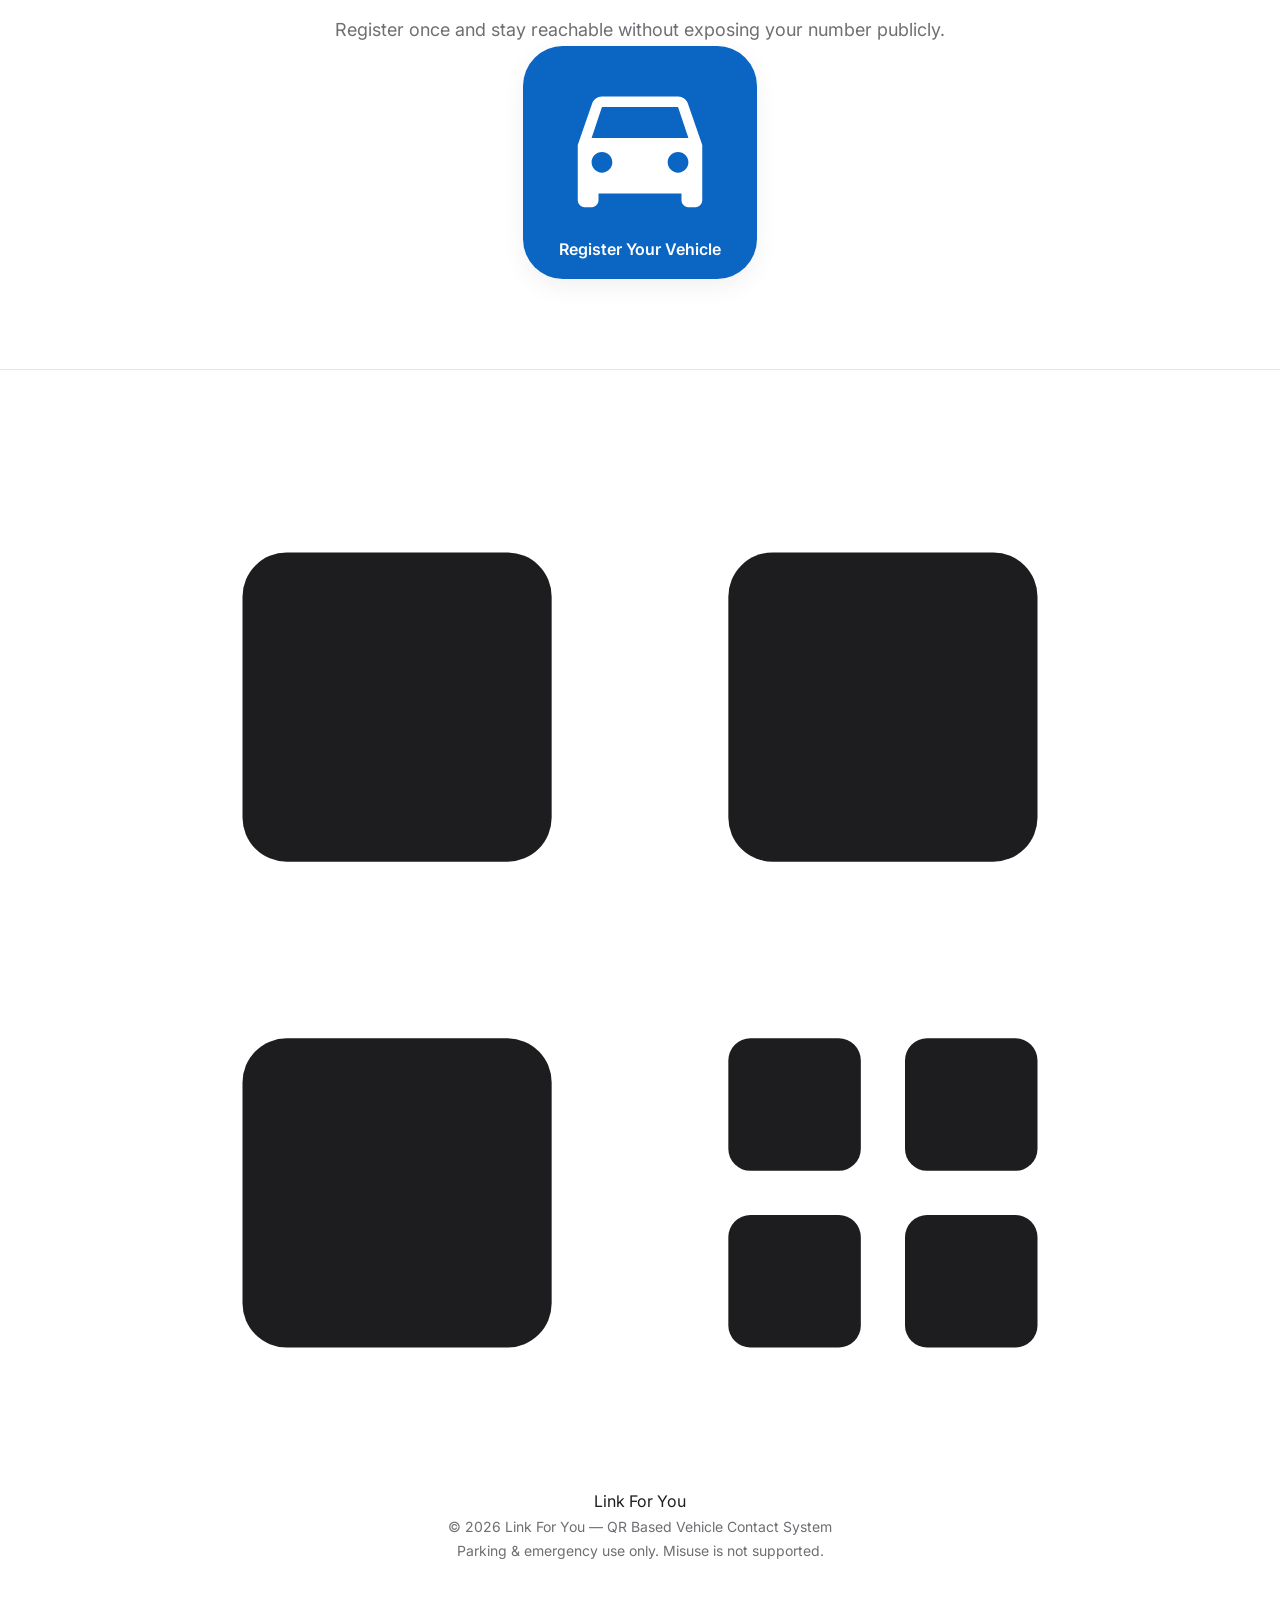
<file: index-1.html>
<!DOCTYPE html>
<html lang="en">

<head>

<meta charset="UTF-8">
<meta name="viewport" content="width=device-width, initial-scale=1.0">

<title>Link For You – QR Vehicle Contact System</title>

<link rel="preconnect" href="https://fonts.googleapis.com">
<link rel="preconnect" href="https://fonts.gstatic.com" crossorigin>
<link href="https://fonts.googleapis.com/css2?family=Inter:wght@300;400;500;600;700;800&display=swap" rel="stylesheet">

<link rel="stylesheet" href="./style.css">

<!-- PWA Manifest -->
<link rel="manifest" href="./manifest.json">

<!-- Theme -->
<meta name="theme-color" content="#800020">

<meta name="mobile-web-app-capable" content="yes">
<meta name="apple-mobile-web-app-capable" content="yes">

</head>

<body>

<!-- ================= NAVBAR ================= -->

<header class="navbar">
<div class="nav-container">
  <div class="logo">
    <div class="logo-icon">
      <svg viewBox="0 0 24 24" fill="none" xmlns="http://www.w3.org/2000/svg">
        <rect x="3" y="3" width="7" height="7" rx="1" fill="currentColor"/>
        <rect x="14" y="3" width="7" height="7" rx="1" fill="currentColor"/>
        <rect x="3" y="14" width="7" height="7" rx="1" fill="currentColor"/>
        <rect x="14" y="14" width="3" height="3" rx="0.5" fill="currentColor"/>
        <rect x="18" y="14" width="3" height="3" rx="0.5" fill="currentColor"/>
        <rect x="14" y="18" width="3" height="3" rx="0.5" fill="currentColor"/>
        <rect x="18" y="18" width="3" height="3" rx="0.5" fill="currentColor"/>
      </svg>
    </div>
    Link<span>&nbsp;For You</span>
  </div>
</div>
</header>


<!-- ================= HERO ================= -->

<section class="hero">
<div class="container hero-wrapper">

  <div class="hero-badge">
    <svg viewBox="0 0 24 24" fill="currentColor"><path d="M12 1L3 5v6c0 5.55 3.84 10.74 9 12 5.16-1.26 9-6.45 9-12V5l-9-4zm0 4l5 2.18V11c0 3.5-2.33 6.79-5 7.93C9.33 17.79 7 14.5 7 11V7.18L12 5z"/></svg>
    Secure &amp; Private
  </div>

  <h1>Scan QR to Contact<br>Vehicle Owner</h1>

  <p>
    Link For You is a simple and secure QR based system that allows anyone
    to contact a vehicle owner instantly during parking issues or
    emergency situations — without displaying phone numbers publicly.
  </p>

  <div class="hero-actions">
    <a href="register.html" class="btn-primary">
      <svg viewBox="0 0 24 24" fill="currentColor"><path d="M18.92 6.01C18.72 5.42 18.16 5 17.5 5h-11c-.66 0-1.21.42-1.42 1.01L3 12v8c0 .55.45 1 1 1h1c.55 0 1-.45 1-1v-1h12v1c0 .55.45 1 1 1h1c.55 0 1-.45 1-1v-8l-2.08-5.99zM6.5 16c-.83 0-1.5-.67-1.5-1.5S5.67 13 6.5 13s1.5.67 1.5 1.5S7.33 16 6.5 16zm11 0c-.83 0-1.5-.67-1.5-1.5s.67-1.5 1.5-1.5 1.5.67 1.5 1.5-.67 1.5-1.5 1.5zM5 11l1.5-4.5h11L19 11H5z"/></svg>
      Register Your Vehicle
    </a>
    <a href="#how" class="btn-secondary">
      See How It Works
      <svg viewBox="0 0 24 24" fill="currentColor"><path d="M8.59 16.59L13.17 12 8.59 7.41 10 6l6 6-6 6z"/></svg>
    </a>
  </div>

</div>
</section>


<!-- ================= NAV CARD MENU ================= -->

<section class="top-menu">
<div class="menu-container">

  <a href="#how" class="menu-card">
    <span class="menu-icon">
      <svg viewBox="0 0 24 24" fill="currentColor"><path d="M19.14 12.94c.04-.3.06-.61.06-.94s-.02-.64-.07-.94l2.03-1.58c.18-.14.23-.41.12-.61l-1.92-3.32c-.12-.22-.37-.29-.59-.22l-2.39.96c-.5-.38-1.03-.7-1.62-.94l-.36-2.54c-.04-.24-.24-.41-.48-.41h-3.84c-.24 0-.43.17-.47.41l-.36 2.54c-.59.24-1.13.57-1.62.94l-2.39-.96c-.22-.08-.47 0-.59.22L2.74 8.87c-.12.21-.08.47.12.61l2.03 1.58c-.05.3-.09.63-.09.94s.02.64.07.94l-2.03 1.58c-.18.14-.23.41-.12.61l1.92 3.32c.12.22.37.29.59.22l2.39-.96c.5.38 1.03.7 1.62.94l.36 2.54c.05.24.24.41.48.41h3.84c.24 0 .44-.17.47-.41l.36-2.54c.59-.24 1.13-.56 1.62-.94l2.39.96c.22.08.47 0 .59-.22l1.92-3.32c.12-.22.07-.47-.12-.61l-2.01-1.58zM12 15.6c-1.98 0-3.6-1.62-3.6-3.6s1.62-3.6 3.6-3.6 3.6 1.62 3.6 3.6-1.62 3.6-3.6 3.6z"/></svg>
    </span>
    How it works
  </a>

  <a href="about.html" class="menu-card">
    <span class="menu-icon">
      <svg viewBox="0 0 24 24" fill="currentColor"><path d="M12 2C6.48 2 2 6.48 2 12s4.48 10 10 10 10-4.48 10-10S17.52 2 12 2zm1 15h-2v-6h2v6zm0-8h-2V7h2v2z"/></svg>
    </span>
    About
  </a>

  <a href="business.html" class="menu-card">
    <span class="menu-icon">
      <svg viewBox="0 0 24 24" fill="currentColor"><path d="M20 6h-2.18c.07-.44.18-.88.18-1.36C18 2.54 16.46 1 14.55 1c-1.2 0-2.11.6-2.73 1.47L12 3.21l-.82-1.74C10.56 1.6 9.65 1 8.45 1 6.54 1 5 2.54 5 4.64c0 .48.1.92.18 1.36H3C1.9 6 1 6.9 1 8v13c0 1.1.9 2 2 2h18c1.1 0 2-.9 2-2V8c0-1.1-.9-2-2-2zm-5.45-3c.74 0 1.45.67 1.45 1.64 0 .97-.71 1.36-1.45 1.36h-1.1L14.07 4c.2-.44.69-.7 1.14-.7h-.66zM8.45 3c.45 0 .94.26 1.14.7l1.08 2H9.55C8.81 5.7 8.1 5.31 8.1 4.64 8.1 3.67 8.81 3 8.45 3zM3 21V8h8v13H3zm18 0H13V8h8v13z"/></svg>
    </span>
    Business
  </a>

  <a href="trust.html" class="menu-card">
    <span class="menu-icon">
      <svg viewBox="0 0 24 24" fill="currentColor"><path d="M12 1L3 5v6c0 5.55 3.84 10.74 9 12 5.16-1.26 9-6.45 9-12V5l-9-4zm0 4l5 2.18V11c0 3.5-2.33 6.79-5 7.93C9.33 17.79 7 14.5 7 11V7.18L12 5z"/></svg>
    </span>
    Trust
  </a>

  <a href="privacy.html" class="menu-card">
    <span class="menu-icon">
      <svg viewBox="0 0 24 24" fill="currentColor"><path d="M18 8h-1V6c0-2.76-2.24-5-5-5S7 3.24 7 6v2H6c-1.1 0-2 .9-2 2v10c0 1.1.9 2 2 2h12c1.1 0 2-.9 2-2V10c0-1.1-.9-2-2-2zm-6 9c-1.1 0-2-.9-2-2s.9-2 2-2 2 .9 2 2-.9 2-2 2zm3.1-9H8.9V6c0-1.71 1.39-3.1 3.1-3.1 1.71 0 3.1 1.39 3.1 3.1v2z"/></svg>
    </span>
    Privacy
  </a>

  <a href="register.html" class="menu-card register-card">
    <span class="menu-icon">
      <svg viewBox="0 0 24 24" fill="currentColor"><path d="M18.92 6.01C18.72 5.42 18.16 5 17.5 5h-11c-.66 0-1.21.42-1.42 1.01L3 12v8c0 .55.45 1 1 1h1c.55 0 1-.45 1-1v-1h12v1c0 .55.45 1 1 1h1c.55 0 1-.45 1-1v-8l-2.08-5.99zM6.5 16c-.83 0-1.5-.67-1.5-1.5S5.67 13 6.5 13s1.5.67 1.5 1.5S7.33 16 6.5 16zm11 0c-.83 0-1.5-.67-1.5-1.5s.67-1.5 1.5-1.5 1.5.67 1.5 1.5-.67 1.5-1.5 1.5zM5 11l1.5-4.5h11L19 11H5z"/></svg>
    </span>
    Register Vehicle
  </a>

</div>
</section>


<!-- ================= WHAT IS ================= -->

<section class="section light">
<div class="container narrow">

  <div class="section-tag">About the System</div>
  <h2>What is Link For You?</h2>

  <p>
    Link For You is designed for modern cities where privacy, safety and quick
    communication matter. Instead of writing phone numbers on vehicles,
    owners place a unique QR sticker that anyone can scan to reach them
    during genuine parking or emergency situations.
  </p>

  <p style="margin-top:20px;">
    Vehicle owners voluntarily register their contact details once.
    After registration, the QR works automatically — no apps, no logins,
    no tracking, and no misuse for marketing or spam.
  </p>

</div>
</section>


<!-- ================= HOW IT WORKS ================= -->

<section class="section" id="how">
<div class="container">

  <div class="section-header">
    <div class="section-tag">Simple Process</div>
    <h2>How It Works</h2>
    <p class="section-sub">A simple 3-step process to stay reachable while protecting privacy.</p>
  </div>

  <div class="steps-grid">

    <div class="step-card">
      <div class="step-number">
        <span>1</span>
      </div>
      <div class="step-icon">
        <svg viewBox="0 0 24 24" fill="currentColor"><path d="M19 3H5c-1.1 0-2 .9-2 2v14c0 1.1.9 2 2 2h14c1.1 0 2-.9 2-2V5c0-1.1-.9-2-2-2zm-7 14l-5-5 1.41-1.41L12 14.17l7.59-7.59L21 8l-9 9z"/></svg>
      </div>
      <h3>Register Once</h3>
      <p>The vehicle owner registers their vehicle number, mobile number, and optional business profile details on Link For You.</p>
    </div>

    <div class="step-card">
      <div class="step-number">
        <span>2</span>
      </div>
      <div class="step-icon">
        <svg viewBox="0 0 24 24" fill="currentColor"><path d="M3 3h7v7H3V3zm11 0h7v7h-7V3zm0 11h7v7h-7v-7zm-11 0h7v7H3v-7zm2-9v3h3V5H5zm11 0v3h3V5h-3zm0 11v3h3v-3h-3zm-11 0v3h3v-3H5z"/></svg>
      </div>
      <h3>Paste QR Sticker</h3>
      <p>A unique QR sticker is placed on the vehicle. No personal information is visible publicly.</p>
    </div>

    <div class="step-card">
      <div class="step-number">
        <span>3</span>
      </div>
      <div class="step-icon">
        <svg viewBox="0 0 24 24" fill="currentColor"><path d="M6.6 10.8c1.4 2.8 3.8 5.1 6.6 6.6l2.2-2.2c.3-.3.7-.4 1-.2 1.1.4 2.3.6 3.6.6.6 0 1 .4 1 1V20c0 .6-.4 1-1 1-9.4 0-17-7.6-17-17 0-.6.4-1 1-1h3.5c.6 0 1 .4 1 1 0 1.3.2 2.5.6 3.6.1.3 0 .7-.2 1L6.6 10.8z"/></svg>
      </div>
      <h3>Scan &amp; Connect</h3>
      <p>Anyone facing a parking issue or emergency scans the QR and connects with the vehicle owner instantly through the website.</p>
    </div>

  </div>

</div>
</section>


<!-- ================= WHY SECTION ================= -->

<section class="section light">
<div class="container">

  <div class="section-header">
    <div class="section-tag">Why Choose Us</div>
    <h2>Why Link For You?</h2>
    <p class="section-sub">Built for privacy, safety and real-world urban situations.</p>
  </div>

  <div class="feature-grid">

    <div class="feature-card">
      <div class="feature-icon">
        <svg viewBox="0 0 24 24" fill="currentColor"><path d="M18 8h-1V6c0-2.76-2.24-5-5-5S7 3.24 7 6v2H6c-1.1 0-2 .9-2 2v10c0 1.1.9 2 2 2h12c1.1 0 2-.9 2-2V10c0-1.1-.9-2-2-2zm-6 9c-1.1 0-2-.9-2-2s.9-2 2-2 2 .9 2 2-.9 2-2 2zm3.1-9H8.9V6c0-1.71 1.39-3.1 3.1-3.1 1.71 0 3.1 1.39 3.1 3.1v2z"/></svg>
      </div>
      <h3>Privacy First</h3>
      <p>Your phone number is never printed on the vehicle. It is shared only when someone scans the QR for a genuine reason.</p>
    </div>

    <div class="feature-card">
      <div class="feature-icon">
        <svg viewBox="0 0 24 24" fill="currentColor"><path d="M12 2C6.48 2 2 6.48 2 12s4.48 10 10 10 10-4.48 10-10S17.52 2 12 2zm1 15h-2v-2h2v2zm0-4h-2V7h2v6z"/></svg>
      </div>
      <h3>Emergency Use Only</h3>
      <p>The system is strictly meant for parking assistance and emergency communication. Promotional or spam usage is discouraged.</p>
    </div>

    <div class="feature-card">
      <div class="feature-icon">
        <svg viewBox="0 0 24 24" fill="currentColor"><path d="M20 6h-2.18c.07-.44.18-.88.18-1.36C18 2.54 16.46 1 14.55 1c-1.2 0-2.11.6-2.73 1.47L12 3.21l-.82-1.74C10.56 1.6 9.65 1 8.45 1 6.54 1 5 2.54 5 4.64c0 .48.1.92.18 1.36H3C1.9 6 1 6.9 1 8v13c0 1.1.9 2 2 2h18c1.1 0 2-.9 2-2V8c0-1.1-.9-2-2-2zM3 21V8h8v13H3zm18 0H13V8h8v13z"/></svg>
      </div>
      <h3>Business Visibility</h3>
      <p>Vehicle owners can optionally add their profession or business description, helping them gain visibility without exposing privacy.</p>
    </div>

  </div>

</div>
</section>


<!-- ================= CTA ================= -->

<section class="section cta-section">
<div class="container text-center">

  <div class="cta-icon">
    <svg viewBox="0 0 24 24" fill="currentColor"><path d="M3 3h7v7H3V3zm11 0h7v7h-7V3zm0 11h7v7h-7v-7zm-11 0h7v7H3v-7zm2-9v3h3V5H5zm11 0v3h3V5h-3zm0 11v3h3v-3h-3zm-11 0v3h3v-3H5z"/></svg>
  </div>

  <h2>Ready to activate your QR?</h2>

  <p>Register once and stay reachable without exposing your number publicly.</p>

  <a href="register.html" class="btn-primary large-btn">
    <svg viewBox="0 0 24 24" fill="currentColor"><path d="M18.92 6.01C18.72 5.42 18.16 5 17.5 5h-11c-.66 0-1.21.42-1.42 1.01L3 12v8c0 .55.45 1 1 1h1c.55 0 1-.45 1-1v-1h12v1c0 .55.45 1 1 1h1c.55 0 1-.45 1-1v-8l-2.08-5.99zM6.5 16c-.83 0-1.5-.67-1.5-1.5S5.67 13 6.5 13s1.5.67 1.5 1.5S7.33 16 6.5 16zm11 0c-.83 0-1.5-.67-1.5-1.5s.67-1.5 1.5-1.5 1.5.67 1.5 1.5-.67 1.5-1.5 1.5zM5 11l1.5-4.5h11L19 11H5z"/></svg>
    Register Your Vehicle
  </a>

</div>
</section>


<!-- ================= FOOTER ================= -->

<footer class="footer">
<div class="container text-center">

  <div class="footer-logo">
    <div class="logo-icon small">
      <svg viewBox="0 0 24 24" fill="none"><rect x="3" y="3" width="7" height="7" rx="1" fill="currentColor"/><rect x="14" y="3" width="7" height="7" rx="1" fill="currentColor"/><rect x="3" y="14" width="7" height="7" rx="1" fill="currentColor"/><rect x="14" y="14" width="3" height="3" rx="0.5" fill="currentColor"/><rect x="18" y="14" width="3" height="3" rx="0.5" fill="currentColor"/><rect x="14" y="18" width="3" height="3" rx="0.5" fill="currentColor"/><rect x="18" y="18" width="3" height="3" rx="0.5" fill="currentColor"/></svg>
    </div>
    Link For You
  </div>

  <p>© 2026 Link For You — QR Based Vehicle Contact System</p>

  <p class="small">Parking &amp; emergency use only. Misuse is not supported.</p>

</div>
</footer>


<!-- ================= SERVICE WORKER — UNTOUCHED ================= -->

<script>

if ('serviceWorker' in navigator) {

window.addEventListener('load', function() {

navigator.serviceWorker.register('./service-worker.js')
.then(function(reg){

console.log("Service Worker Registered", reg);

}).catch(function(err){

console.log("Service Worker Error", err);

});

});

}

</script>


</body>
</html>
</file>
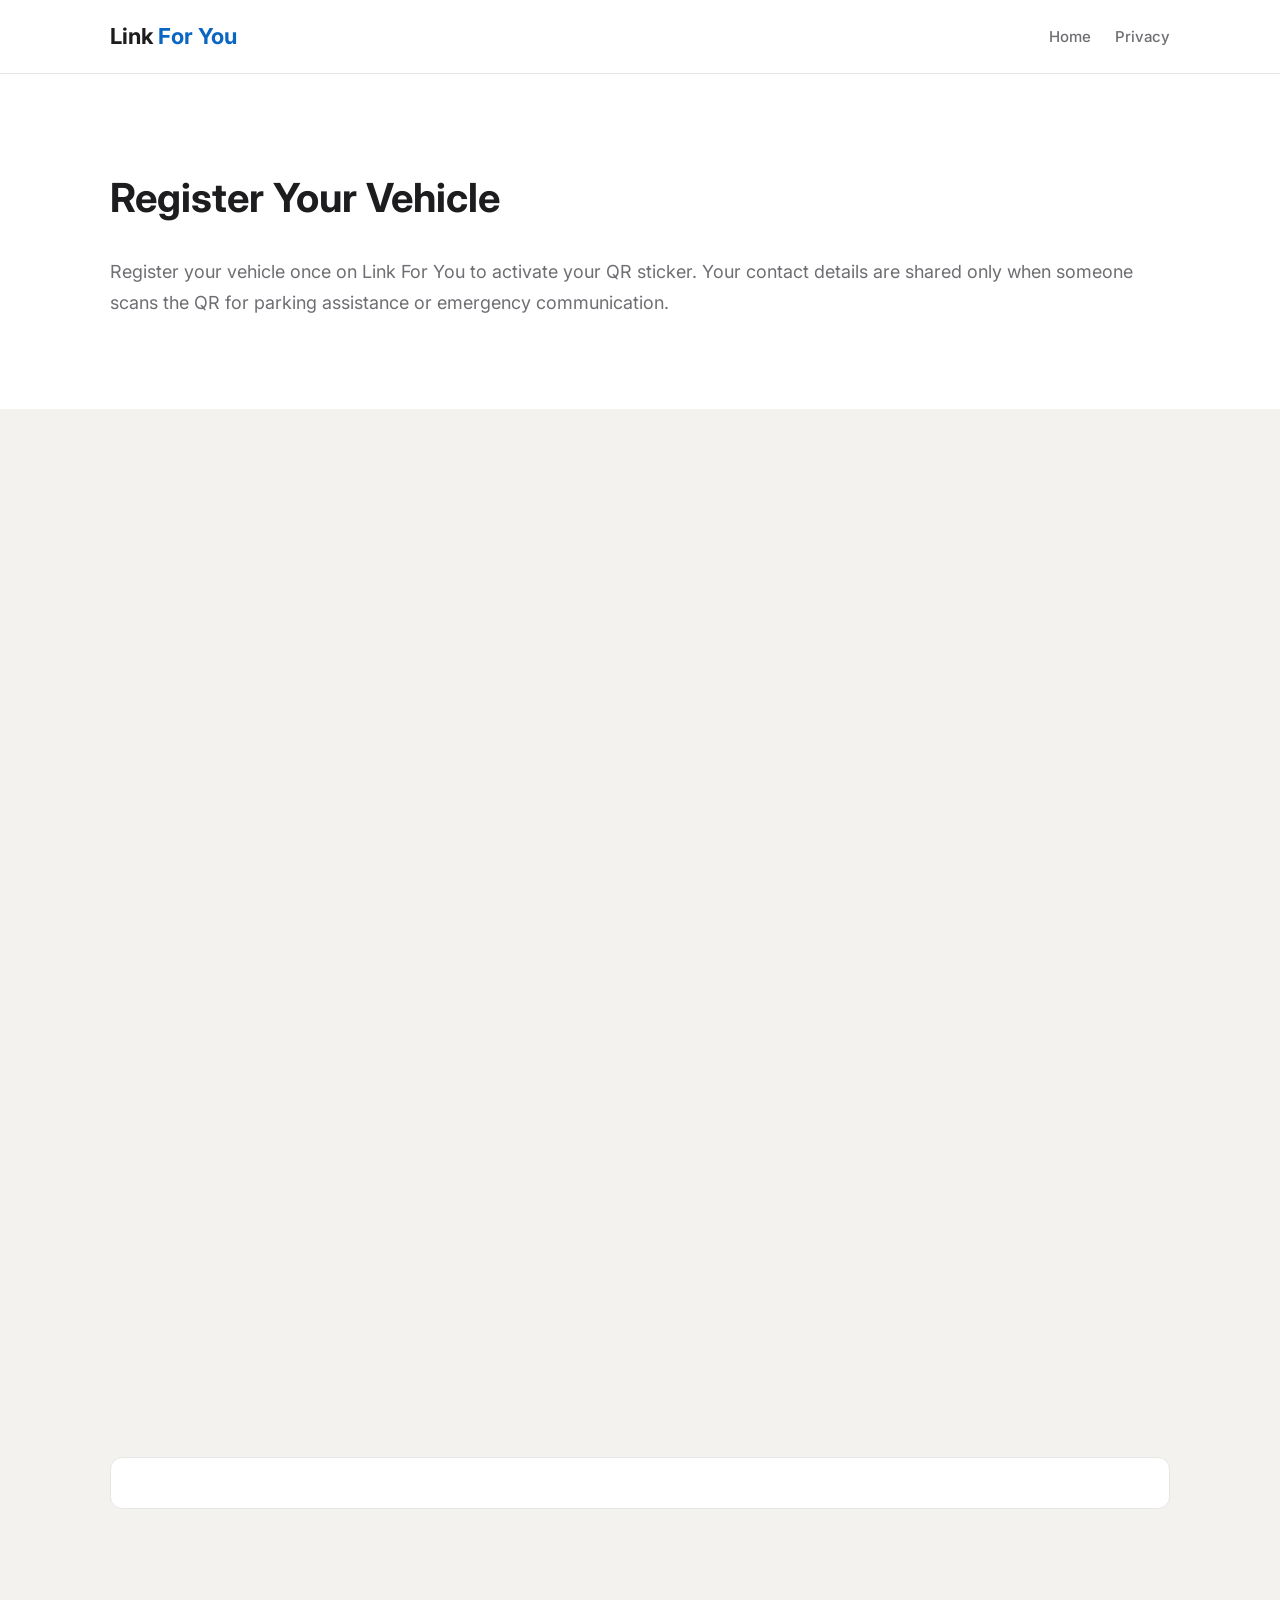
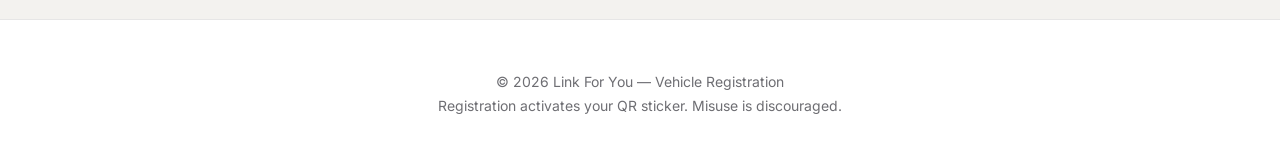
<file: register.html>
<!DOCTYPE html>
<html lang="en">

<head>
<meta charset="UTF-8">
<meta name="viewport" content="width=device-width, initial-scale=1.0">

<title>Register Vehicle – Link For You</title>

<link rel="preconnect" href="https://fonts.googleapis.com">
<link rel="preconnect" href="https://fonts.gstatic.com" crossorigin>

<link href="https://fonts.googleapis.com/css2?family=Inter:wght@300;400;500;600;700&display=swap" rel="stylesheet">

<link rel="stylesheet" href="style.css">

</head>


<body>


<header class="navbar">

<div class="nav-container">

<div class="logo">
Link<span> For You</span>
</div>

<nav>

<a href="index.html">
Home
</a>

<a href="privacy.html">
Privacy
</a>

</nav>

</div>

</header>



<section class="section light">

<div class="container">

<h2>
Register Your Vehicle
</h2>

<p>

Register your vehicle once on Link For You to activate your QR sticker.

Your contact details are shared only when someone scans the QR
for parking assistance or emergency communication.

</p>

</div>

</section>



<section class="section">

<div class="container">

<iframe

src="https://docs.google.com/forms/d/e/1FAIpQLSfXSr8gwMIGdxil9uf7Liewr8EK3YCPHziMYqew-1a77oBA4w/viewform?embedded=true"

width="100%"

height="950"

frameborder="0"

marginheight="0"

marginwidth="0">

Loading…

</iframe>

<!-- Sticker ID Input Field -->
<input type="text" id="stickerId" name="StickerID" readonly>

</div>

</section>



<footer class="footer">

<div class="container">

<p>
© 2026 Link For You — Vehicle Registration
</p>

<p class="small">
Registration activates your QR sticker.
Misuse is discouraged.
</p>

</div>

</footer>

<script>

const urlParams = new URLSearchParams(window.location.search);

const sticker = urlParams.get("id");

if(sticker){
document.getElementById("stickerId").value = sticker;
}

</script>

</body>

</html>
</file>
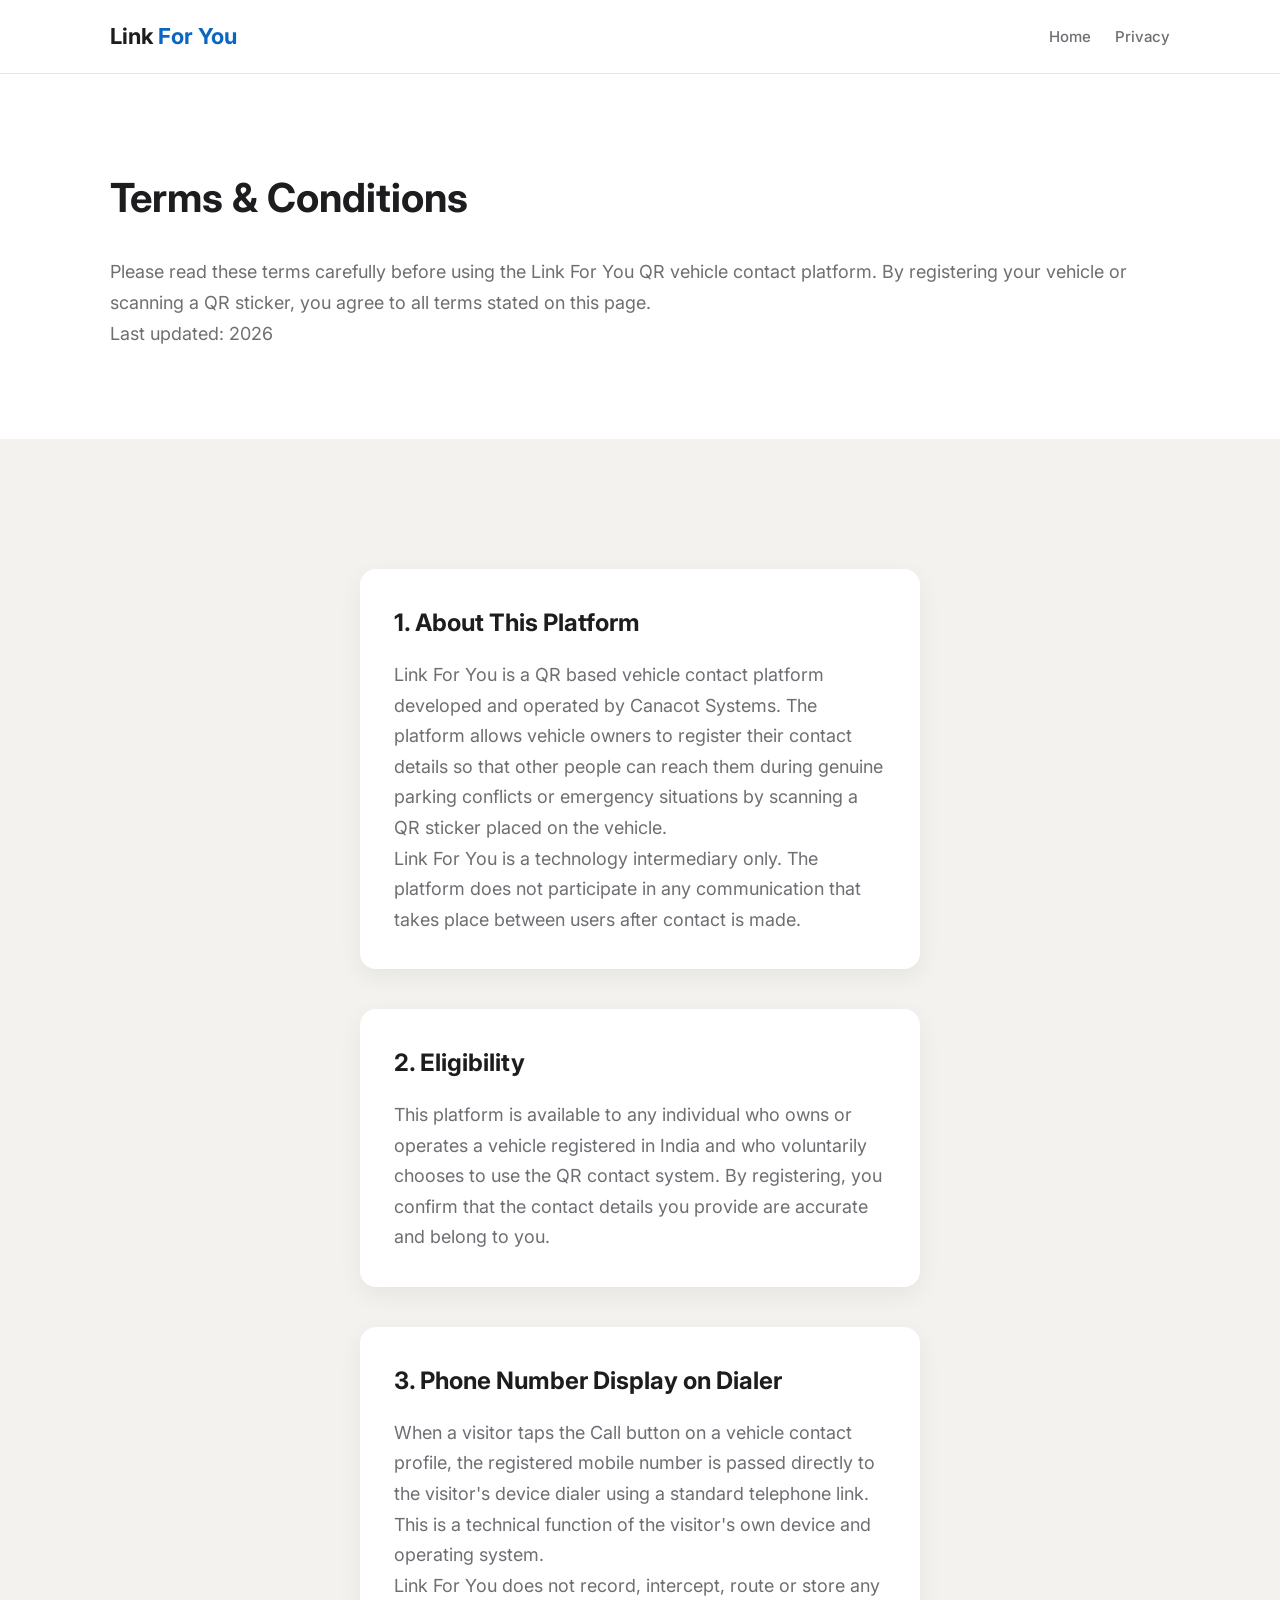
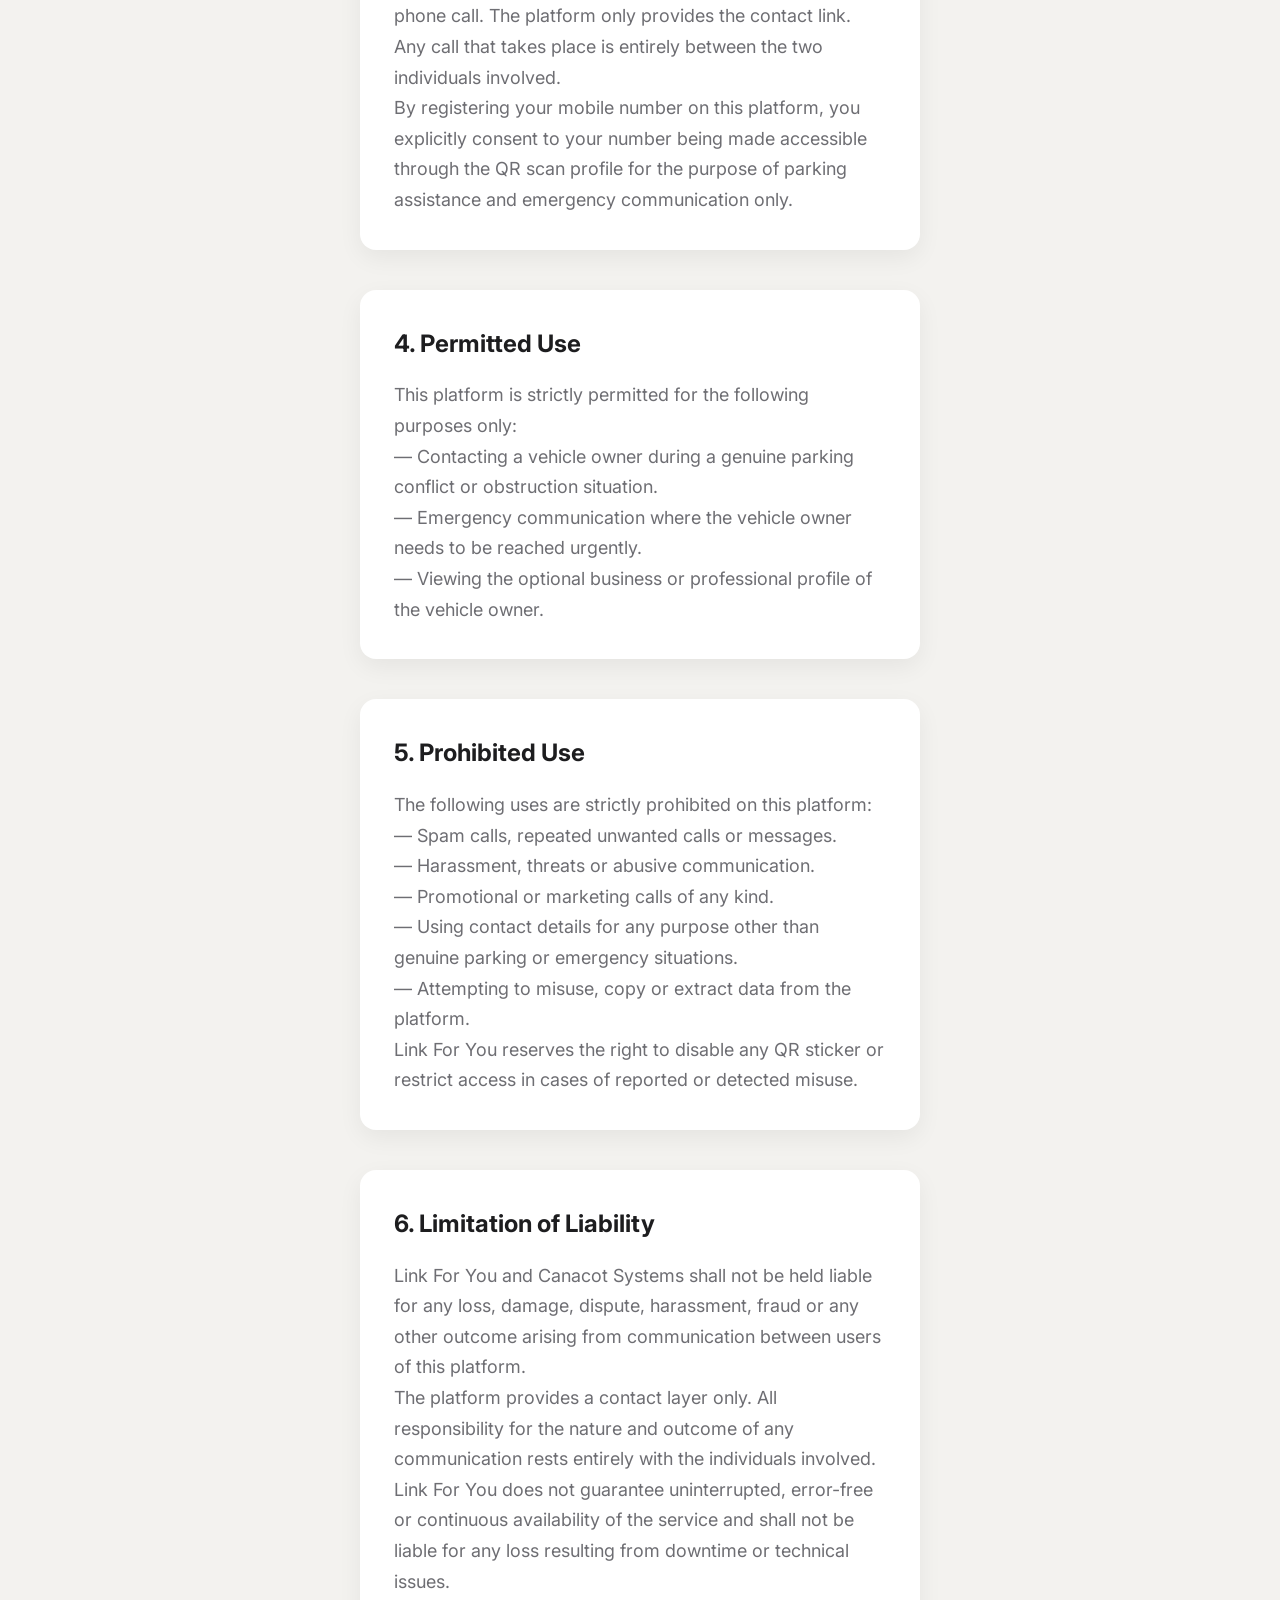
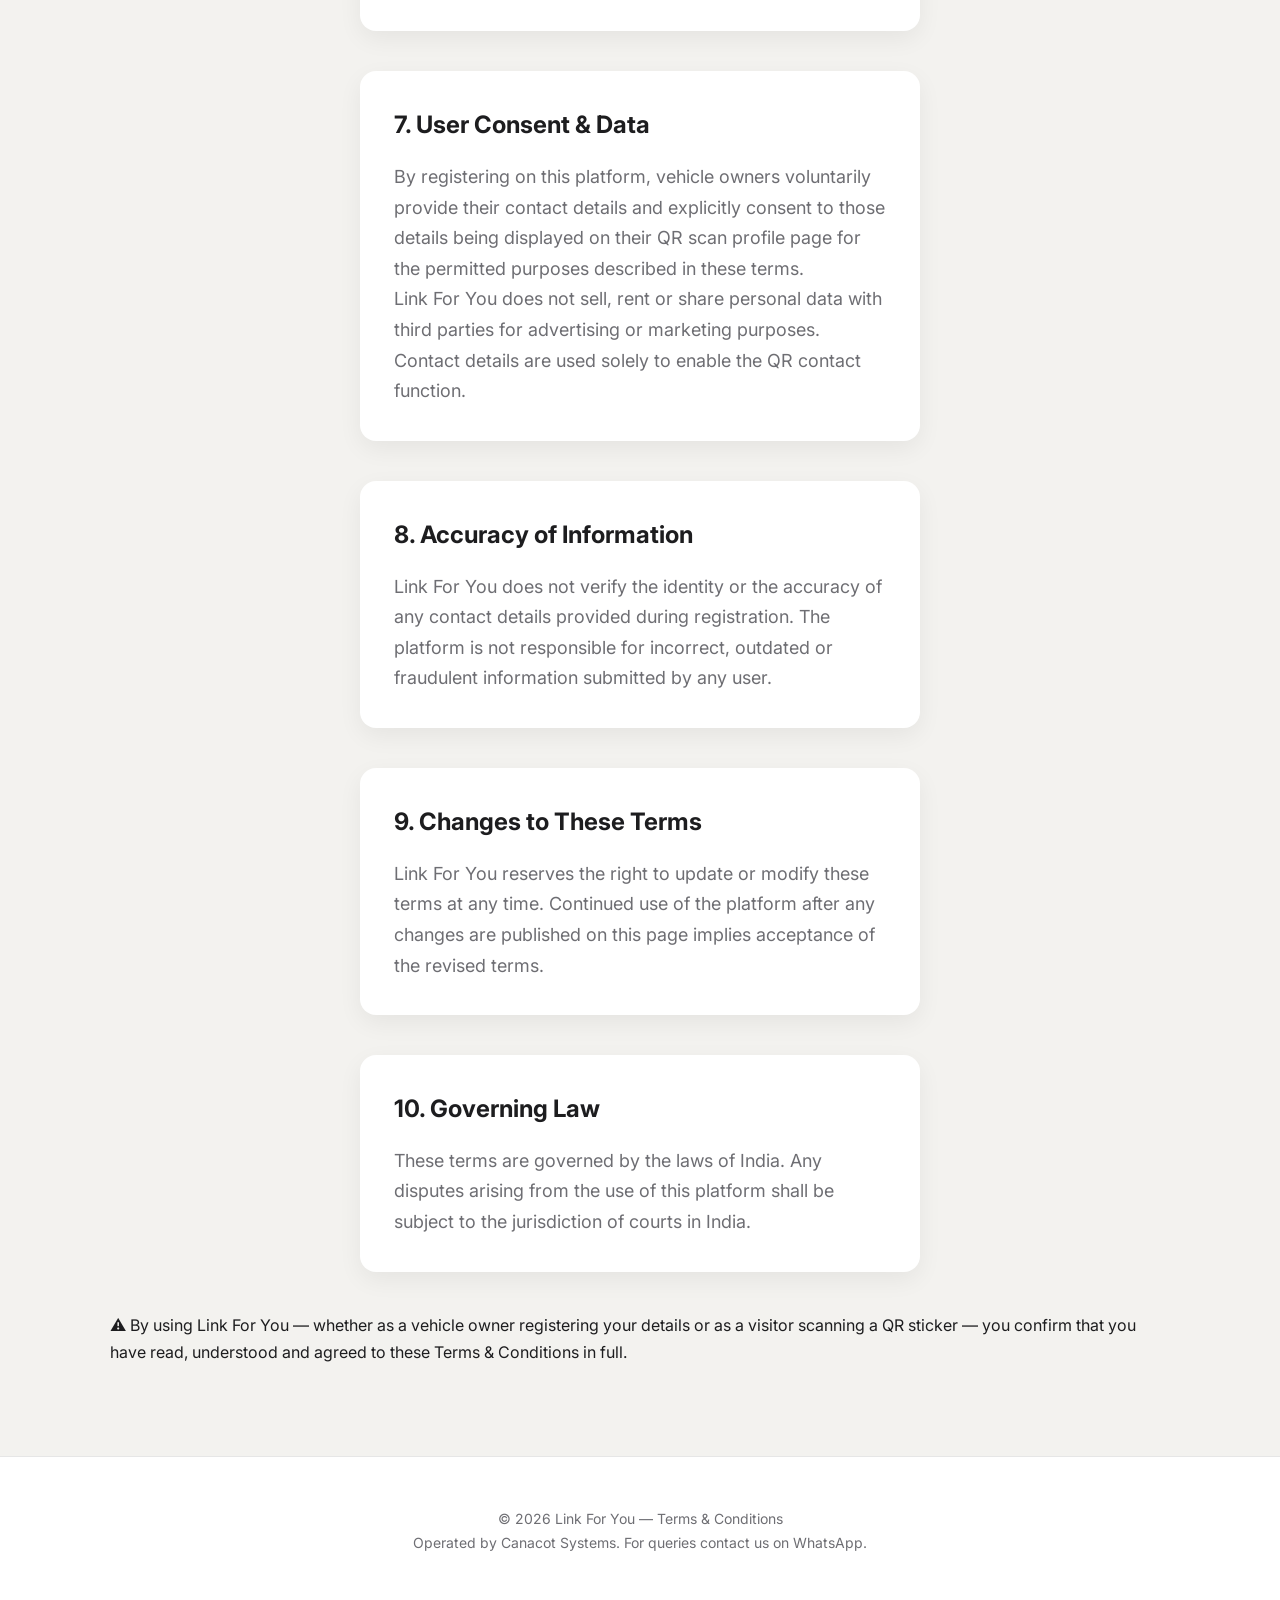
<file: terms.html>
<!DOCTYPE html>
<html lang="en">

<head>

<meta charset="UTF-8">
<meta name="viewport" content="width=device-width, initial-scale=1.0">

<title>Terms & Conditions – Link For You</title>

<link rel="preconnect" href="https://fonts.googleapis.com">
<link rel="preconnect" href="https://fonts.gstatic.com" crossorigin>

<link href="https://fonts.googleapis.com/css2?family=Inter:wght@300;400;500;600;700&display=swap" rel="stylesheet">

<link rel="stylesheet" href="style.css">

</head>


<body>

<!-- ================= NAVBAR ================= -->

<header class="navbar">

<div class="nav-container">

<div class="logo">
Link<span> For You</span>
</div>

<nav>
<a href="index.html">Home</a>
<a href="privacy.html">Privacy</a>
</nav>

</div>

</header>


<!-- ================= PAGE HEADER ================= -->

<section class="section light">

<div class="container narrow">

<h2>Terms & Conditions</h2>

<p>
Please read these terms carefully before using the
Link For You QR vehicle contact platform. By registering
your vehicle or scanning a QR sticker, you agree to
all terms stated on this page.
</p>

<p class="note">
Last updated: 2026
</p>

</div>

</section>


<!-- ================= TERMS CONTENT ================= -->

<section class="section">

<div class="container narrow">


<!-- 1 -->
<div class="owner-card">

<h3>1. About This Platform</h3>

<p>
Link For You is a QR based vehicle contact platform
developed and operated by Canacot Systems. The platform
allows vehicle owners to register their contact details
so that other people can reach them during genuine
parking conflicts or emergency situations by scanning
a QR sticker placed on the vehicle.
</p>

<p>
Link For You is a technology intermediary only. The
platform does not participate in any communication
that takes place between users after contact is made.
</p>

</div>


<!-- 2 -->
<div class="owner-card">

<h3>2. Eligibility</h3>

<p>
This platform is available to any individual who owns
or operates a vehicle registered in India and who
voluntarily chooses to use the QR contact system.
By registering, you confirm that the contact details
you provide are accurate and belong to you.
</p>

</div>


<!-- 3 -->
<div class="owner-card">

<h3>3. Phone Number Display on Dialer</h3>

<p>
When a visitor taps the Call button on a vehicle
contact profile, the registered mobile number is
passed directly to the visitor's device dialer using
a standard telephone link. This is a technical
function of the visitor's own device and operating
system.
</p>

<p>
Link For You does not record, intercept, route or
store any phone call. The platform only provides
the contact link. Any call that takes place is
entirely between the two individuals involved.
</p>

<p>
By registering your mobile number on this platform,
you explicitly consent to your number being made
accessible through the QR scan profile for the
purpose of parking assistance and emergency
communication only.
</p>

</div>


<!-- 4 -->
<div class="owner-card">

<h3>4. Permitted Use</h3>

<p>
This platform is strictly permitted for the following
purposes only:
</p>

<p>
— Contacting a vehicle owner during a genuine
parking conflict or obstruction situation.<br>
— Emergency communication where the vehicle owner
needs to be reached urgently.<br>
— Viewing the optional business or professional
profile of the vehicle owner.
</p>

</div>


<!-- 5 -->
<div class="owner-card">

<h3>5. Prohibited Use</h3>

<p>
The following uses are strictly prohibited on this
platform:
</p>

<p>
— Spam calls, repeated unwanted calls or messages.<br>
— Harassment, threats or abusive communication.<br>
— Promotional or marketing calls of any kind.<br>
— Using contact details for any purpose other than
genuine parking or emergency situations.<br>
— Attempting to misuse, copy or extract data from
the platform.
</p>

<p>
Link For You reserves the right to disable any QR
sticker or restrict access in cases of reported
or detected misuse.
</p>

</div>


<!-- 6 -->
<div class="owner-card">

<h3>6. Limitation of Liability</h3>

<p>
Link For You and Canacot Systems shall not be held
liable for any loss, damage, dispute, harassment,
fraud or any other outcome arising from communication
between users of this platform.
</p>

<p>
The platform provides a contact layer only. All
responsibility for the nature and outcome of any
communication rests entirely with the individuals
involved.
</p>

<p>
Link For You does not guarantee uninterrupted,
error-free or continuous availability of the service
and shall not be liable for any loss resulting from
downtime or technical issues.
</p>

</div>


<!-- 7 -->
<div class="owner-card">

<h3>7. User Consent & Data</h3>

<p>
By registering on this platform, vehicle owners
voluntarily provide their contact details and
explicitly consent to those details being displayed
on their QR scan profile page for the permitted
purposes described in these terms.
</p>

<p>
Link For You does not sell, rent or share personal
data with third parties for advertising or marketing
purposes. Contact details are used solely to enable
the QR contact function.
</p>

</div>


<!-- 8 -->
<div class="owner-card">

<h3>8. Accuracy of Information</h3>

<p>
Link For You does not verify the identity or the
accuracy of any contact details provided during
registration. The platform is not responsible for
incorrect, outdated or fraudulent information
submitted by any user.
</p>

</div>


<!-- 9 -->
<div class="owner-card">

<h3>9. Changes to These Terms</h3>

<p>
Link For You reserves the right to update or modify
these terms at any time. Continued use of the platform
after any changes are published on this page implies
acceptance of the revised terms.
</p>

</div>


<!-- 10 -->
<div class="owner-card">

<h3>10. Governing Law</h3>

<p>
These terms are governed by the laws of India.
Any disputes arising from the use of this platform
shall be subject to the jurisdiction of courts
in India.
</p>

</div>


<!-- WARNING BOX -->
<div class="warning-box">

⚠ By using Link For You — whether as a vehicle owner
registering your details or as a visitor scanning a QR
sticker — you confirm that you have read, understood and
agreed to these Terms & Conditions in full.

</div>


</div>

</section>


<!-- ================= FOOTER ================= -->

<footer class="footer">

<div class="container text-center">

<p>
© 2026 Link For You — Terms & Conditions
</p>

<p class="small">
Operated by Canacot Systems. For queries contact us on WhatsApp.
</p>

</div>

</footer>


</body>
</html>
</file>
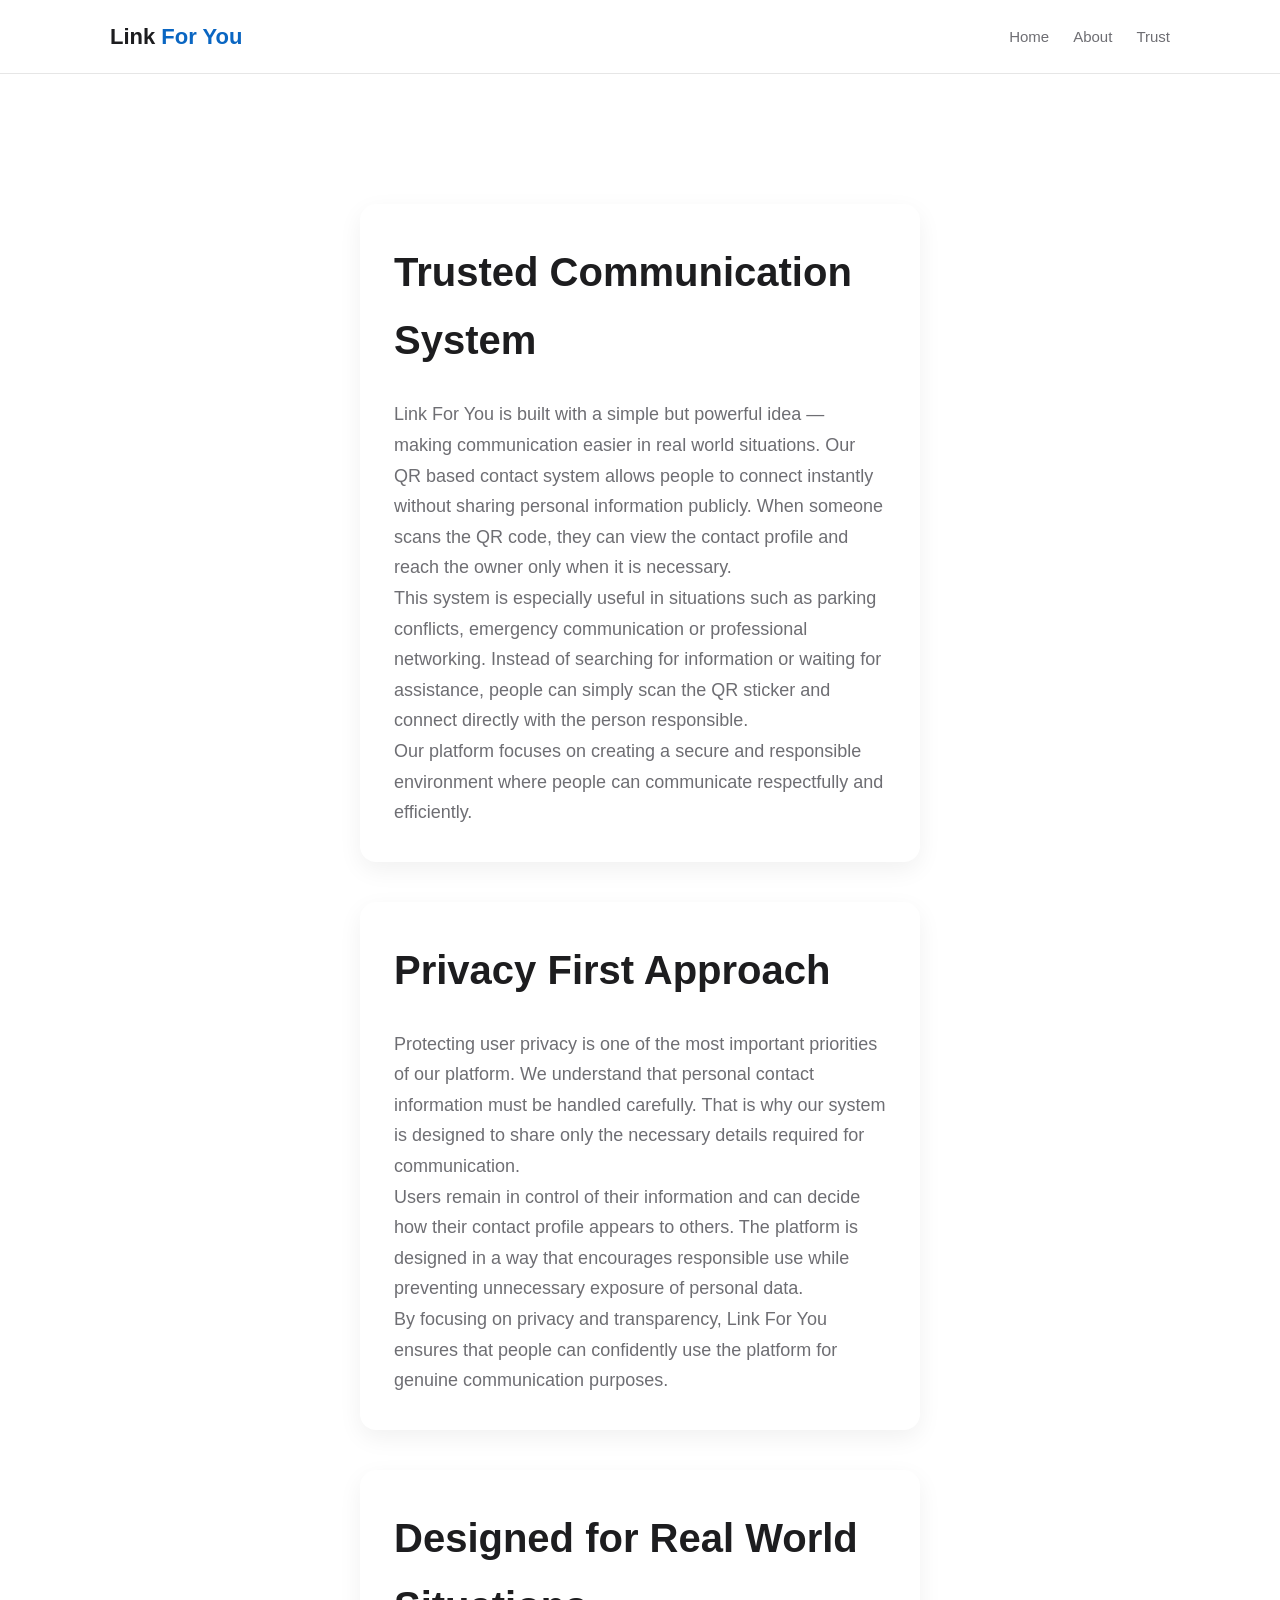
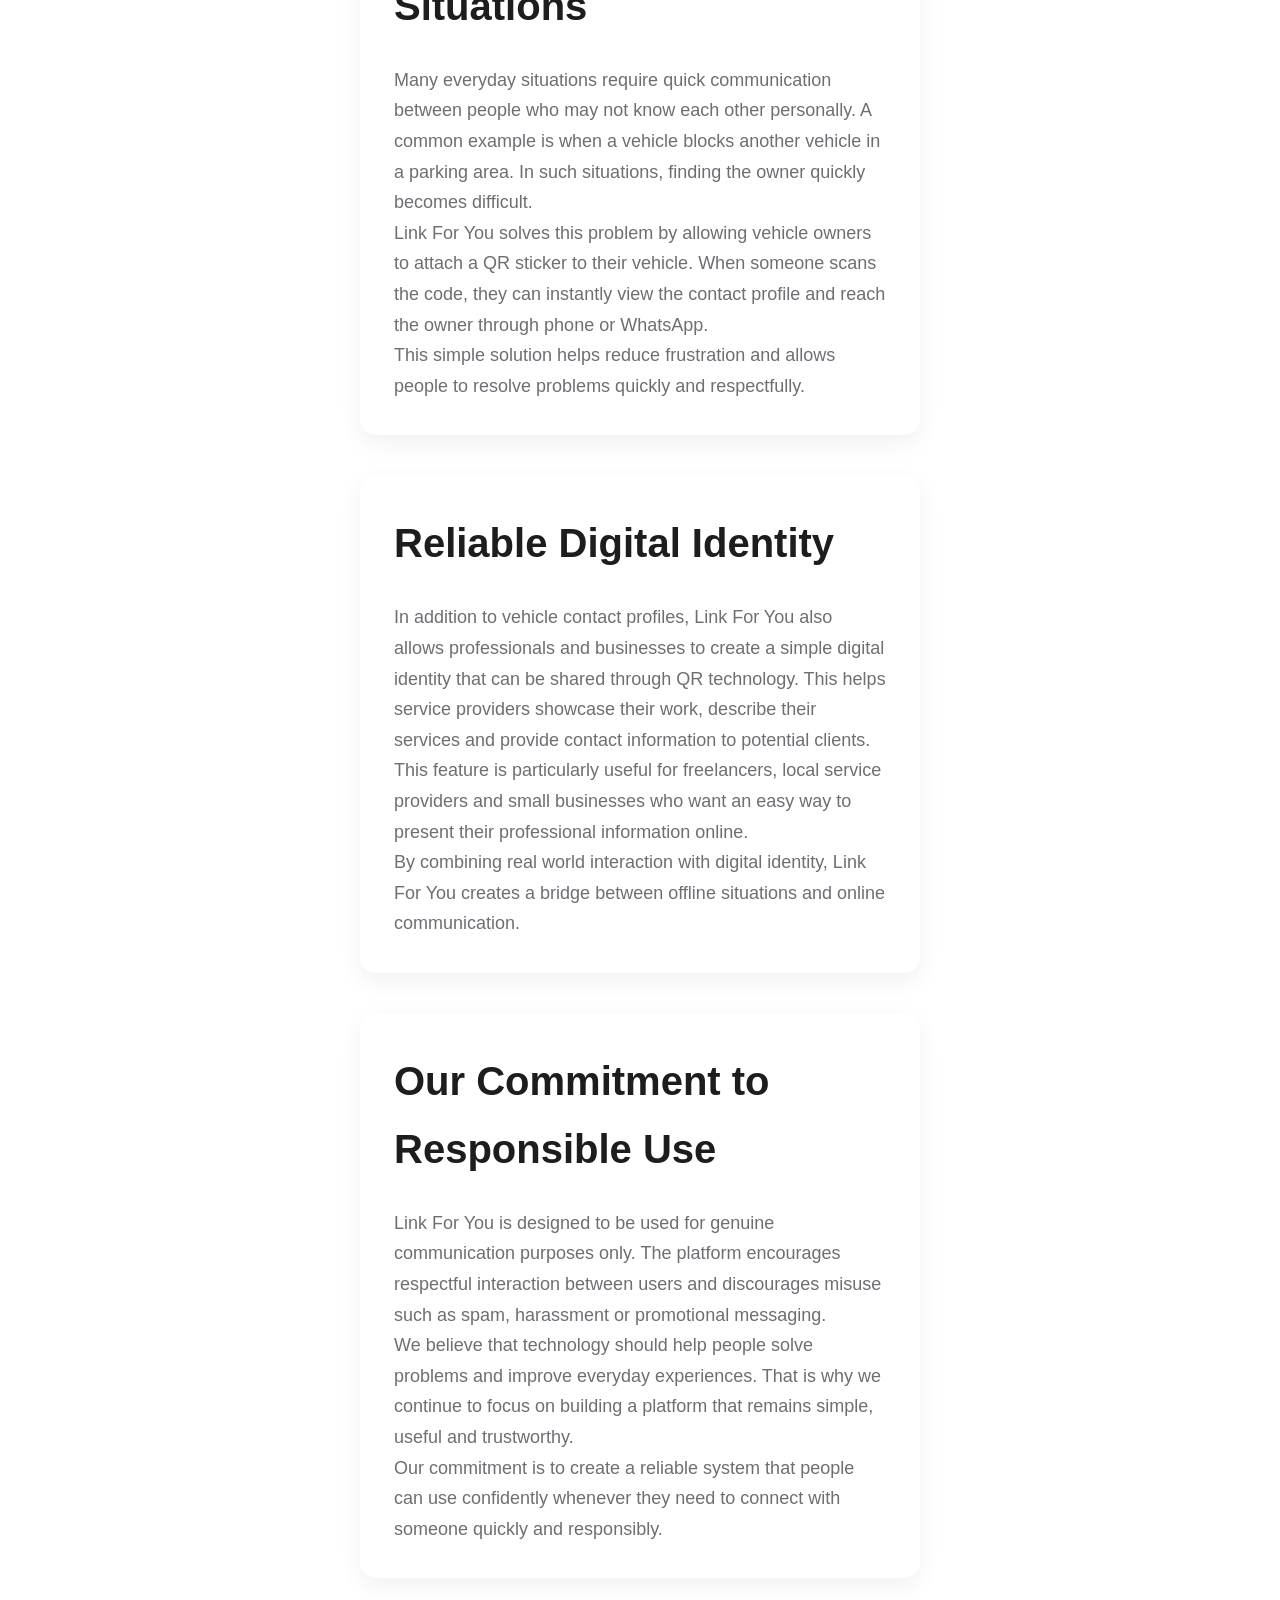
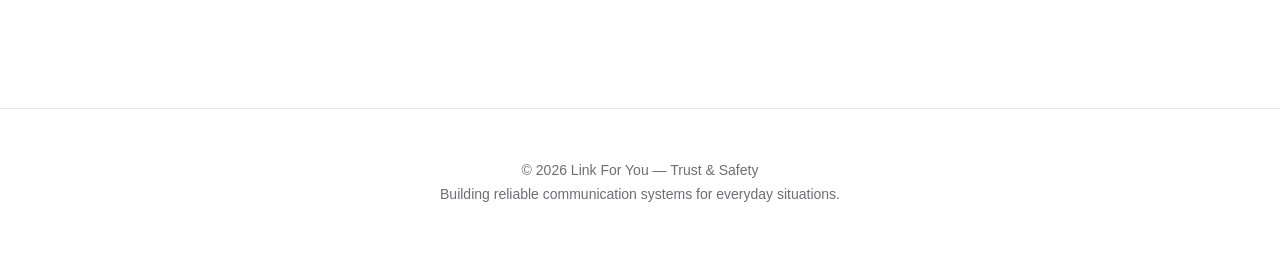
<file: trust.html>
<!DOCTYPE html>
<html lang="en">

<head>

<meta charset="UTF-8">
<meta name="viewport" content="width=device-width, initial-scale=1.0">

<title>Trust & Safety – Link For You</title>

<link rel="stylesheet" href="style.css">

</head>

<body>


<header class="navbar">

<div class="nav-container">

<div class="logo">
Link<span> For You</span>
</div>

<nav>

<a href="index.html">Home</a>

<a href="about.html">About</a>

<a href="trust.html">Trust</a>

</nav>

</div>

</header>



<section class="section light">

<div class="container">


<!-- TRUST PAGE 1 -->

<div class="owner-card">

<h2>Trusted Communication System</h2>

<p>

Link For You is built with a simple but powerful idea — making communication easier in real world situations. Our QR based contact system allows people to connect instantly without sharing personal information publicly. When someone scans the QR code, they can view the contact profile and reach the owner only when it is necessary.

</p>

<p>

This system is especially useful in situations such as parking conflicts, emergency communication or professional networking. Instead of searching for information or waiting for assistance, people can simply scan the QR sticker and connect directly with the person responsible.

</p>

<p>

Our platform focuses on creating a secure and responsible environment where people can communicate respectfully and efficiently.

</p>

</div>



<!-- TRUST PAGE 2 -->

<div class="owner-card">

<h2>Privacy First Approach</h2>

<p>

Protecting user privacy is one of the most important priorities of our platform. We understand that personal contact information must be handled carefully. That is why our system is designed to share only the necessary details required for communication.

</p>

<p>

Users remain in control of their information and can decide how their contact profile appears to others. The platform is designed in a way that encourages responsible use while preventing unnecessary exposure of personal data.

</p>

<p>

By focusing on privacy and transparency, Link For You ensures that people can confidently use the platform for genuine communication purposes.

</p>

</div>



<!-- TRUST PAGE 3 -->

<div class="owner-card">

<h2>Designed for Real World Situations</h2>

<p>

Many everyday situations require quick communication between people who may not know each other personally. A common example is when a vehicle blocks another vehicle in a parking area. In such situations, finding the owner quickly becomes difficult.

</p>

<p>

Link For You solves this problem by allowing vehicle owners to attach a QR sticker to their vehicle. When someone scans the code, they can instantly view the contact profile and reach the owner through phone or WhatsApp.

</p>

<p>

This simple solution helps reduce frustration and allows people to resolve problems quickly and respectfully.

</p>

</div>



<!-- TRUST PAGE 4 -->

<div class="owner-card">

<h2>Reliable Digital Identity</h2>

<p>

In addition to vehicle contact profiles, Link For You also allows professionals and businesses to create a simple digital identity that can be shared through QR technology. This helps service providers showcase their work, describe their services and provide contact information to potential clients.

</p>

<p>

This feature is particularly useful for freelancers, local service providers and small businesses who want an easy way to present their professional information online.

</p>

<p>

By combining real world interaction with digital identity, Link For You creates a bridge between offline situations and online communication.

</p>

</div>



<!-- TRUST PAGE 5 -->

<div class="owner-card">

<h2>Our Commitment to Responsible Use</h2>

<p>

Link For You is designed to be used for genuine communication purposes only. The platform encourages respectful interaction between users and discourages misuse such as spam, harassment or promotional messaging.

</p>

<p>

We believe that technology should help people solve problems and improve everyday experiences. That is why we continue to focus on building a platform that remains simple, useful and trustworthy.

</p>

<p>

Our commitment is to create a reliable system that people can use confidently whenever they need to connect with someone quickly and responsibly.

</p>

</div>



</div>

</section>



<footer class="footer">

<div class="container">

<p>
© 2026 Link For You — Trust & Safety
</p>

<p class="small">

Building reliable communication systems for everyday situations.

</p>

</div>

</footer>


</body>

</html>
</file>
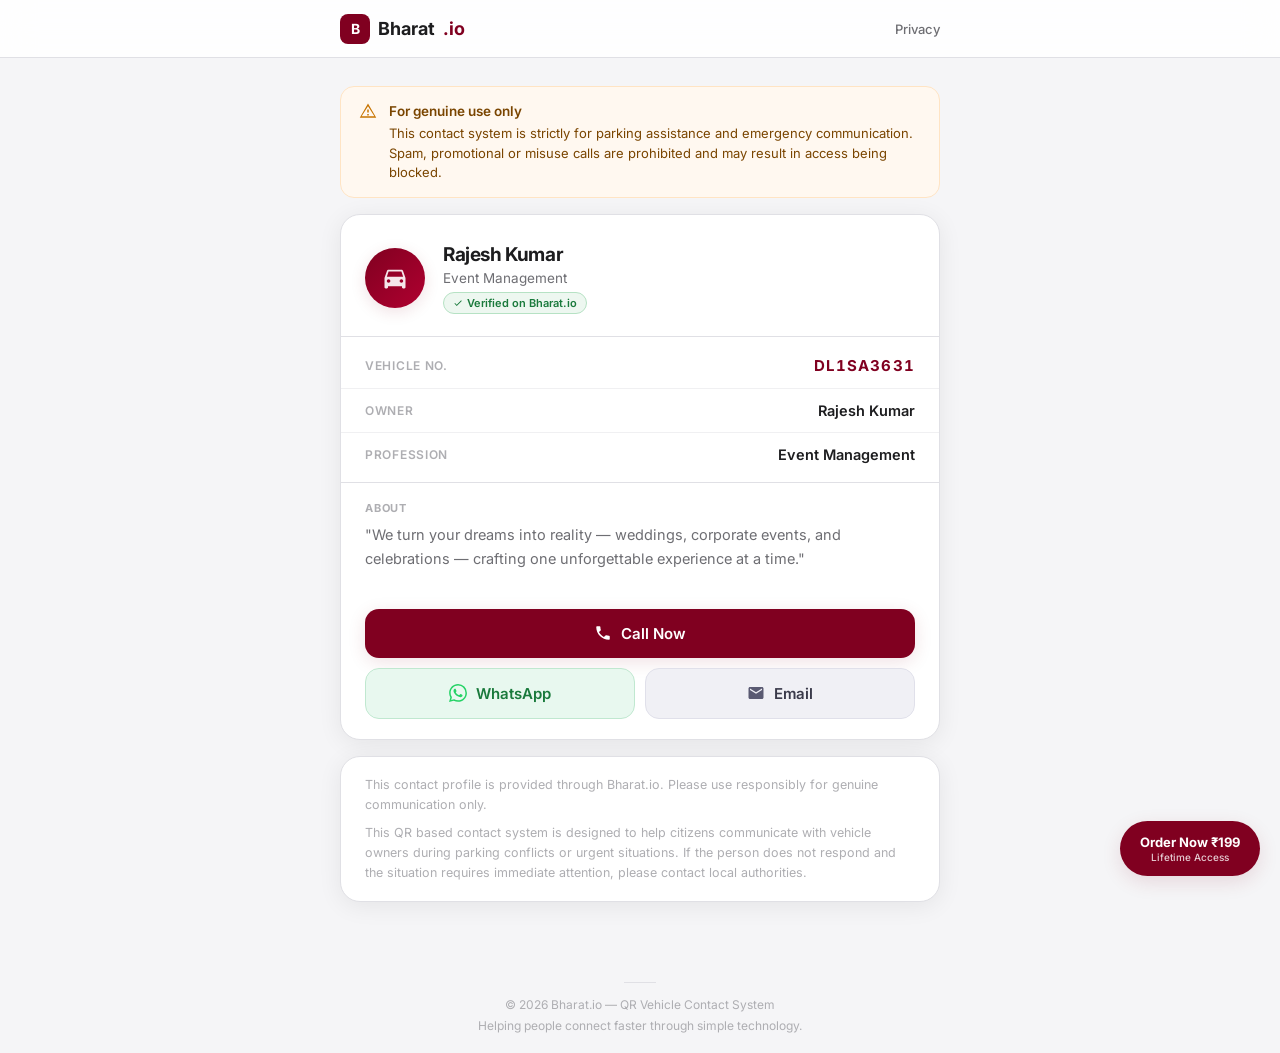
<file: u.html>
<!DOCTYPE html>
<html lang="en">
<head>
  <meta charset="UTF-8">
  <meta name="viewport" content="width=device-width, initial-scale=1.0">
  <title>Vehicle Contact Profile — Bharat.io</title>
  <link rel="preconnect" href="https://fonts.googleapis.com">
  <link rel="preconnect" href="https://fonts.gstatic.com" crossorigin>
  <link href="https://fonts.googleapis.com/css2?family=Inter:wght@300;400;500;600;700&display=swap" rel="stylesheet">
  <style>

    /* ======= ROOT ======= */
    :root {
      --maroon:       #800020;
      --maroon-dark:  #5c0018;
      --maroon-glow:  rgba(128,0,32,0.12);
      --white:        #ffffff;
      --bg:           #f5f5f7;
      --card-bg:      #ffffff;
      --text:         #1d1d1f;
      --muted:        #6e6e73;
      --subtle:       #aeaeb2;
      --border:       #e0e0e5;
      --radius:       20px;
      --shadow:       0 4px 24px rgba(0,0,0,0.07);
      --shadow-deep:  0 12px 40px rgba(0,0,0,0.11);
      --trans:        0.25s cubic-bezier(0.4,0,0.2,1);
    }

    /* ======= RESET ======= */
    *, *::before, *::after { margin:0; padding:0; box-sizing:border-box; }
    html { scroll-behavior:smooth; -webkit-font-smoothing:antialiased; }
    body {
      font-family: 'Inter', -apple-system, sans-serif;
      background: var(--bg);
      color: var(--text);
      min-height: 100vh;
    }

    /* ======= NAVBAR ======= */
    .navbar {
      height: 58px;
      background: rgba(255,255,255,0.88);
      backdrop-filter: blur(16px);
      -webkit-backdrop-filter: blur(16px);
      border-bottom: 1px solid var(--border);
      position: sticky;
      top: 0;
      z-index: 100;
      display: flex;
      align-items: center;
    }
    .nav-inner {
      width: 92%;
      max-width: 600px;
      margin: 0 auto;
      display: flex;
      align-items: center;
      justify-content: space-between;
    }
    .logo {
      display: flex;
      align-items: center;
      gap: 8px;
      font-weight: 700;
      font-size: 18px;
      color: var(--text);
      text-decoration: none;
    }
    .logo-box {
      background: var(--maroon);
      color: #fff;
      width: 30px;
      height: 30px;
      border-radius: 8px;
      display: flex;
      align-items: center;
      justify-content: center;
      font-size: 14px;
      font-weight: 700;
      flex-shrink: 0;
    }
    .logo-dot { color: var(--maroon); }
    .nav-link {
      font-size: 13px;
      color: var(--muted);
      text-decoration: none;
      font-weight: 500;
      transition: color var(--trans);
    }
    .nav-link:hover { color: var(--maroon); }

    /* ======= PAGE WRAPPER ======= */
    .page {
      width: 92%;
      max-width: 600px;
      margin: 28px auto 60px;
      display: flex;
      flex-direction: column;
      gap: 16px;
    }

    /* ======= CARD BASE ======= */
    .card {
      background: var(--card-bg);
      border-radius: var(--radius);
      border: 1px solid var(--border);
      box-shadow: var(--shadow);
      overflow: hidden;
    }

    /* ======= NOTICE BANNER ======= */
    .notice-banner {
      background: #fff8f0;
      border: 1px solid #ffe4c4;
      border-radius: 14px;
      padding: 14px 18px;
      display: flex;
      align-items: flex-start;
      gap: 12px;
    }
    .notice-icon {
      flex-shrink: 0;
      margin-top: 1px;
    }
    .notice-icon svg {
      width: 18px;
      height: 18px;
      fill: #c87400;
    }
    .notice-text {
      font-size: 13px;
      color: #7a4500;
      line-height: 1.5;
    }
    .notice-text strong {
      display: block;
      font-weight: 600;
      margin-bottom: 3px;
      font-size: 13.5px;
    }

    /* ======= PROFILE HEADER ======= */
    .profile-header {
      padding: 28px 24px 22px;
      border-bottom: 1px solid var(--border);
      display: flex;
      align-items: center;
      gap: 18px;
    }
    .avatar {
      width: 60px;
      height: 60px;
      border-radius: 50%;
      background: linear-gradient(135deg, var(--maroon) 0%, #b00030 100%);
      display: flex;
      align-items: center;
      justify-content: center;
      flex-shrink: 0;
      box-shadow: 0 4px 16px var(--maroon-glow);
    }
    .avatar svg {
      width: 28px;
      height: 28px;
      fill: rgba(255,255,255,0.9);
    }
    .profile-meta { flex: 1; min-width: 0; }
    .profile-title {
      font-size: 19px;
      font-weight: 700;
      letter-spacing: -0.4px;
      margin-bottom: 4px;
    }
    .profile-subtitle {
      font-size: 13.5px;
      color: var(--muted);
      font-weight: 400;
    }
    .verified-badge {
      display: inline-flex;
      align-items: center;
      gap: 4px;
      background: #edf7f0;
      border: 1px solid #b6e2c4;
      color: #1a7a3c;
      font-size: 11px;
      font-weight: 600;
      padding: 3px 9px;
      border-radius: 20px;
      margin-top: 6px;
    }
    .verified-badge svg {
      width: 10px;
      height: 10px;
      fill: #1a7a3c;
    }

    /* ======= INFO ROWS ======= */
    .info-section { padding: 6px 0; }
    .info-row {
      display: flex;
      align-items: center;
      justify-content: space-between;
      padding: 13px 24px;
      border-bottom: 1px solid #f0f0f2;
      gap: 12px;
    }
    .info-row:last-child { border-bottom: none; }
    .info-label {
      font-size: 12px;
      font-weight: 600;
      color: var(--subtle);
      text-transform: uppercase;
      letter-spacing: 0.06em;
      flex-shrink: 0;
    }
    .info-value {
      font-size: 14.5px;
      font-weight: 600;
      color: var(--text);
      text-align: right;
      word-break: break-word;
    }
    .vehicle-plate {
      font-size: 15px;
      font-weight: 700;
      letter-spacing: 0.08em;
      color: var(--maroon);
      font-variant-numeric: tabular-nums;
    }

    /* ======= ABOUT BLOCK ======= */
    .about-block {
      padding: 18px 24px;
      border-top: 1px solid var(--border);
    }
    .about-label {
      font-size: 11px;
      font-weight: 700;
      color: var(--subtle);
      text-transform: uppercase;
      letter-spacing: 0.07em;
      margin-bottom: 8px;
    }
    .about-text {
      font-size: 14.5px;
      color: var(--muted);
      line-height: 1.65;
    }

    /* ======= SECTION LABEL ======= */
    .section-label {
      font-size: 11px;
      font-weight: 700;
      color: var(--subtle);
      text-transform: uppercase;
      letter-spacing: 0.08em;
      padding: 0 4px;
      margin-top: 8px;
    }

    /* ======= ACTION BUTTONS — THE FIX ======= */
    .actions-grid {
      display: grid;
      grid-template-columns: 1fr 1fr;
      gap: 10px;
      padding: 20px 24px;
    }

    /* Call button spans full width */
    .actions-grid .btn-call {
      grid-column: 1 / -1;
    }

    .btn-action {
      display: flex;
      align-items: center;
      justify-content: center;
      gap: 9px;
      padding: 15px 20px;
      border-radius: 14px;
      font-size: 15px;
      font-weight: 600;
      text-decoration: none;
      cursor: pointer;
      border: none;
      transition: transform var(--trans), box-shadow var(--trans), background var(--trans);
      -webkit-tap-highlight-color: transparent;
    }
    .btn-action:active { transform: scale(0.97); }

    .btn-action svg {
      width: 18px;
      height: 18px;
      flex-shrink: 0;
    }

    /* Call — solid maroon */
    .btn-call {
      background: var(--maroon);
      color: #fff;
      box-shadow: 0 4px 18px var(--maroon-glow);
    }
    .btn-call svg { fill: #fff; }
    .btn-call:hover { background: var(--maroon-dark); box-shadow: 0 6px 24px rgba(128,0,32,0.22); }

    /* WhatsApp — green */
    .btn-whatsapp {
      background: #e8f8ef;
      color: #1a7a3c;
      border: 1.5px solid #c0e8d0;
    }
    .btn-whatsapp svg { fill: #25D366; }
    .btn-whatsapp:hover { background: #d4f0e0; }

    /* Email — neutral */
    .btn-email {
      background: #f0f0f5;
      color: #3a3a4a;
      border: 1.5px solid #e0e0ea;
    }
    .btn-email svg { fill: #5a5a72; }
    .btn-email:hover { background: #e4e4ee; }

    /* ======= DISCLAIMER CARD ======= */
    .disclaimer {
      padding: 18px 24px;
    }
    .disclaimer p {
      font-size: 12.5px;
      color: var(--subtle);
      line-height: 1.6;
      margin-bottom: 8px;
    }
    .disclaimer p:last-child { margin-bottom: 0; }

    /* ======= FOOTER ======= */
    .footer {
      text-align: center;
      padding: 20px;
      font-size: 12px;
      color: var(--subtle);
    }
    .footer a {
      color: var(--maroon);
      text-decoration: none;
      font-weight: 600;
    }
    .footer-divider {
      width: 32px;
      height: 1px;
      background: var(--border);
      margin: 0 auto 14px;
    }

    /* ======= ORDER FLOAT ======= */
    .order-float {
      position: fixed;
      bottom: 24px;
      right: 20px;
      background: var(--maroon);
      color: white;
      padding: 13px 20px;
      border-radius: 40px;
      text-decoration: none;
      font-size: 13px;
      font-weight: 700;
      box-shadow: 0 6px 20px var(--maroon-glow);
      z-index: 99;
      display: flex;
      flex-direction: column;
      align-items: center;
      transition: transform var(--trans);
    }
    .order-float:hover { transform: translateY(-2px); }
    .order-float small {
      font-size: 10px;
      font-weight: 500;
      opacity: 0.8;
      margin-top: 1px;
    }

    /* ======= RESPONSIVE ======= */
    @media (max-width: 400px) {
      .actions-grid { gap: 8px; padding: 16px 16px; }
      .btn-action { padding: 13px 14px; font-size: 14px; }
      .info-row { padding: 12px 16px; }
      .profile-header { padding: 22px 16px 18px; }
      .about-block { padding: 16px; }
      .disclaimer { padding: 14px 16px; }
    }

  </style>
</head>
<body>

<!-- NAVBAR -->
<nav class="navbar">
  <div class="nav-inner">
    <a href="index.html" class="logo">
      <div class="logo-box">B</div>
      Bharat<span class="logo-dot">.io</span>
    </a>
    <a href="privacy.html" class="nav-link">Privacy</a>
  </div>
</nav>

<!-- PAGE -->
<main class="page" id="profile-page">

  <!-- WARNING BANNER -->
  <div class="notice-banner">
    <span class="notice-icon">
      <svg viewBox="0 0 24 24"><path d="M12 2L1 21h22L12 2zm0 3.5L20.5 19h-17L12 5.5zM11 10v4h2v-4h-2zm0 6v2h2v-2h-2z"/></svg>
    </span>
    <div class="notice-text">
      <strong>For genuine use only</strong>
      This contact system is strictly for parking assistance and emergency communication. Spam, promotional or misuse calls are prohibited and may result in access being blocked.
    </div>
  </div>

  <!-- PROFILE CARD -->
  <div class="card">

    <!-- Header -->
    <div class="profile-header">
      <div class="avatar">
        <!-- Car SVG -->
        <svg viewBox="0 0 24 24"><path d="M18.92 6.01C18.72 5.42 18.16 5 17.5 5h-11c-.66 0-1.21.42-1.42 1.01L3 12v8c0 .55.45 1 1 1h1c.55 0 1-.45 1-1v-1h12v1c0 .55.45 1 1 1h1c.55 0 1-.45 1-1v-8l-2.08-5.99zM6.5 16c-.83 0-1.5-.67-1.5-1.5S5.67 13 6.5 13s1.5.67 1.5 1.5S7.33 16 6.5 16zm11 0c-.83 0-1.5-.67-1.5-1.5s.67-1.5 1.5-1.5 1.5.67 1.5 1.5-.67 1.5-1.5 1.5zM5 11l1.5-4.5h11L19 11H5z"/></svg>
      </div>
      <div class="profile-meta">
        <div class="profile-title" id="owner-name">Vehicle Contact Profile</div>
        <div class="profile-subtitle" id="owner-profession">Loading details…</div>
        <div class="verified-badge">
          <svg viewBox="0 0 24 24"><path d="M9 16.17L4.83 12l-1.42 1.41L9 19 21 7l-1.41-1.41z"/></svg>
          Verified on Bharat.io
        </div>
      </div>
    </div>

    <!-- Info rows -->
    <div class="info-section">
      <div class="info-row">
        <span class="info-label">Vehicle No.</span>
        <span class="info-value vehicle-plate" id="vehicle-number">—</span>
      </div>
      <div class="info-row">
        <span class="info-label">Owner</span>
        <span class="info-value" id="display-name">—</span>
      </div>
      <div class="info-row" id="profession-row">
        <span class="info-label">Profession</span>
        <span class="info-value" id="profession-value">—</span>
      </div>
    </div>

    <!-- About -->
    <div class="about-block" id="about-block">
      <div class="about-label">About</div>
      <div class="about-text" id="about-text">—</div>
    </div>

    <!-- ACTION BUTTONS -->
    <div class="actions-grid">
      <!-- Call — full width -->
      <a href="#" class="btn-action btn-call btn-call" id="btn-call">
        <svg viewBox="0 0 24 24"><path d="M6.6 10.8c1.4 2.8 3.8 5.1 6.6 6.6l2.2-2.2c.3-.3.7-.4 1-.2 1.1.4 2.3.6 3.6.6.6 0 1 .4 1 1V20c0 .6-.4 1-1 1-9.4 0-17-7.6-17-17 0-.6.4-1 1-1h3.5c.6 0 1 .4 1 1 0 1.3.2 2.5.6 3.6.1.3 0 .7-.2 1L6.6 10.8z"/></svg>
        Call Now
      </a>
      <!-- WhatsApp -->
      <a href="#" class="btn-action btn-whatsapp" id="btn-whatsapp">
        <svg viewBox="0 0 24 24"><path d="M17.472 14.382c-.297-.149-1.758-.867-2.03-.967-.273-.099-.471-.148-.67.15-.197.297-.767.966-.94 1.164-.173.199-.347.223-.644.075-.297-.15-1.255-.463-2.39-1.475-.883-.788-1.48-1.761-1.653-2.059-.173-.297-.018-.458.13-.606.134-.133.298-.347.446-.52.149-.174.198-.298.298-.497.099-.198.05-.371-.025-.52-.075-.149-.669-1.612-.916-2.207-.242-.579-.487-.5-.669-.51-.173-.008-.371-.01-.57-.01-.198 0-.52.074-.792.372-.272.297-1.04 1.016-1.04 2.479 0 1.462 1.065 2.875 1.213 3.074.149.198 2.096 3.2 5.077 4.487.709.306 1.262.489 1.694.625.712.227 1.36.195 1.871.118.571-.085 1.758-.719 2.006-1.413.248-.694.248-1.289.173-1.413-.074-.124-.272-.198-.57-.347m-5.421 7.403h-.004a9.87 9.87 0 01-5.031-1.378l-.361-.214-3.741.982.998-3.648-.235-.374a9.86 9.86 0 01-1.51-5.26c.001-5.45 4.436-9.884 9.888-9.884 2.64 0 5.122 1.03 6.988 2.898a9.825 9.825 0 012.893 6.994c-.003 5.45-4.437 9.884-9.885 9.884m8.413-18.297A11.815 11.815 0 0012.05 0C5.495 0 .16 5.335.157 11.892c0 2.096.547 4.142 1.588 5.945L.057 24l6.305-1.654a11.882 11.882 0 005.683 1.448h.005c6.554 0 11.89-5.335 11.893-11.893a11.821 11.821 0 00-3.48-8.413z"/></svg>
        WhatsApp
      </a>
      <!-- Email -->
      <a href="#" class="btn-action btn-email" id="btn-email">
        <svg viewBox="0 0 24 24"><path d="M20 4H4c-1.1 0-2 .9-2 2v12c0 1.1.9 2 2 2h16c1.1 0 2-.9 2-2V6c0-1.1-.9-2-2-2zm0 4l-8 5-8-5V6l8 5 8-5v2z"/></svg>
        Email
      </a>
    </div>

  </div>

  <!-- DISCLAIMER CARD -->
  <div class="card disclaimer">
    <p>This contact profile is provided through Bharat.io. Please use responsibly for genuine communication only.</p>
    <p>This QR based contact system is designed to help citizens communicate with vehicle owners during parking conflicts or urgent situations. If the person does not respond and the situation requires immediate attention, please contact local authorities.</p>
  </div>

</main>

<!-- FOOTER -->
<footer class="footer">
  <div class="footer-divider"></div>
  <p>© 2026 Bharat.io — QR Vehicle Contact System</p>
  <p style="margin-top:6px;color:#aeaeb2;">Helping people connect faster through simple technology.</p>
</footer>

<!-- ORDER FLOAT -->
<a href="register.html" class="order-float">
  Order Now ₹199
  <small>Lifetime Access</small>
</a>

<!-- LOGIC — untouched, only button wiring fixed -->
<script>
  // Read URL param ?id=VEHICLEID
  const params = new URLSearchParams(window.location.search);
  const vehicleId = params.get('id') || params.get('v');

  // ---------- Supabase config (replace with yours) ----------
  const SUPABASE_URL  = 'https://YOUR_PROJECT.supabase.co';
  const SUPABASE_KEY  = 'YOUR_ANON_KEY';
  // ----------------------------------------------------------

  async function loadProfile(id) {
    try {
      const res = await fetch(
        `${SUPABASE_URL}/rest/v1/vehicles?vehicle_number=eq.${encodeURIComponent(id.toUpperCase())}&select=*`,
        { headers: { 'apikey': SUPABASE_KEY, 'Authorization': `Bearer ${SUPABASE_KEY}` } }
      );
      const data = await res.json();
      if (!data || data.length === 0) { showNotFound(); return; }
      renderProfile(data[0]);
    } catch(e) {
      console.error(e);
      showNotFound();
    }
  }

  function renderProfile(d) {
    // Name & profession
    const name = d.owner_name || d.name || 'Vehicle Owner';
    const profession = d.profession || '';
    const about = d.about || d.description || '';
    const phone = d.phone || d.mobile || '';
    const email = d.email || '';
    const vehicleNo = d.vehicle_number || vehicleId || '';

    // Populate UI
    document.getElementById('owner-name').textContent = name;
    document.getElementById('display-name').textContent = name;
    document.getElementById('vehicle-number').textContent = vehicleNo.toUpperCase();

    if (profession) {
      document.getElementById('owner-profession').textContent = profession;
      document.getElementById('profession-value').textContent = profession;
    } else {
      document.getElementById('profession-row').style.display = 'none';
      document.getElementById('owner-profession').textContent = 'Bharat.io Registered Vehicle';
    }

    if (about) {
      document.getElementById('about-text').textContent = about;
    } else {
      document.getElementById('about-block').style.display = 'none';
    }

    // Wire buttons
    const callBtn = document.getElementById('btn-call');
    const waBtn   = document.getElementById('btn-whatsapp');
    const emlBtn  = document.getElementById('btn-email');

    if (phone) {
      callBtn.href = `tel:${phone}`;
      waBtn.href   = `https://wa.me/91${phone.replace(/\D/g,'')}`;
    } else {
      callBtn.style.display = 'none';
      waBtn.style.display   = 'none';
    }

    if (email) {
      emlBtn.href = `mailto:${email}`;
    } else {
      emlBtn.style.display = 'none';
    }
  }

  function showNotFound() {
    document.getElementById('owner-name').textContent = 'Profile Not Found';
    document.getElementById('owner-profession').textContent = 'This QR may be unregistered or invalid.';
    document.getElementById('btn-call').style.display = 'none';
    document.getElementById('btn-whatsapp').style.display = 'none';
    document.getElementById('btn-email').style.display = 'none';
    document.getElementById('about-block').style.display = 'none';
    document.getElementById('profession-row').style.display = 'none';
    document.getElementById('vehicle-number').textContent = '—';
    document.getElementById('display-name').textContent = '—';
  }

  // ---- DEMO DATA (remove when Supabase is live) ----
  function loadDemo() {
    renderProfile({
      vehicle_number: 'DL1SA3631',
      owner_name:     'Rajesh Kumar',
      profession:     'Event Management',
      about:          '"We turn your dreams into reality — weddings, corporate events, and celebrations — crafting one unforgettable experience at a time."',
      phone:          '9999988888',
      email:          'rajesh@example.com'
    });
  }
  // --------------------------------------------------

  // Start
  if (vehicleId) {
    loadProfile(vehicleId);
  } else {
    // No ID in URL — show demo
    loadDemo();
  }
</script>

</body>
</html>
</file>
<file: style.css>
/* ======================================================
Bharat.io – Full UI CSS
Clean Startup Design
Card Layout + Responsive
====================================================== */

/* ================= ROOT COLORS ================= */

:root{

--primary:#0A66C2;
--primary-dark:#004182;

--navy:#0F3057;

--bg:#F3F2EF;

--white:#ffffff;

--text:#1D1D1F;
--muted:#6E6E73;

--border:#E6E6E6;

--radius:16px;

--shadow:0 8px 24px rgba(0,0,0,0.06);

--shadow2:0 15px 40px rgba(0,0,0,0.08);

}

/* ================= RESET ================= */

*{
margin:0;
padding:0;
box-sizing:border-box;
}

html{
scroll-behavior:smooth;
}

body{

font-family:'Inter',sans-serif;

background:var(--bg);

color:var(--text);

line-height:1.7;

}

/* ================= CONTAINER ================= */

.container{

max-width:1100px;

margin:auto;

padding:0 20px;

}

/* ================= SECTIONS ================= */

.section{

padding:90px 0;

}

.section.light{

background:var(--white);

}

/* ================= NAVBAR ================= */

.navbar{

background:var(--white);

border-bottom:1px solid var(--border);

}

.nav-container{

max-width:1100px;

margin:auto;

padding:18px 20px;

display:flex;

justify-content:space-between;

align-items:center;

}

.logo{

font-size:22px;

font-weight:700;

}

.logo span{

color:var(--primary);

}

/* ================= NAV ================= */

nav{

display:flex;

align-items:center;

}

nav a{

margin-left:24px;

text-decoration:none;

font-size:15px;

color:var(--muted);

font-weight:500;

}

nav a:hover{

color:var(--primary);

}

/* ================= SMALL BUTTON ================= */

.btn-small{

background:var(--primary);

color:white!important;

padding:8px 18px;

border-radius:30px;

font-weight:600;

}

/* ================= HERO ================= */

.hero{

padding:120px 20px;

text-align:center;

}

.hero h1{

font-size:56px;

font-weight:700;

margin-bottom:25px;

}

.hero p{

font-size:20px;

color:var(--muted);

max-width:700px;

margin:auto;

margin-bottom:40px;

}

/* ================= HERO BUTTONS ================= */

.hero-actions{

display:flex;

justify-content:center;

gap:20px;

flex-wrap:wrap;

}

/* ================= BUTTONS ================= */

.btn-primary{

background:var(--primary);

color:white;

padding:16px 34px;

border-radius:40px;

font-weight:600;

text-decoration:none;

display:inline-block;

box-shadow:var(--shadow);

}

.btn-primary:hover{

background:var(--primary-dark);

}

.btn-secondary{

border:2px solid var(--primary);

color:var(--primary);

padding:16px 34px;

border-radius:40px;

font-weight:600;

text-decoration:none;

}

.btn-secondary:hover{

background:var(--primary);

color:white;

}

/* ================= TEXT ================= */

h2{

font-size:40px;

margin-bottom:25px;

}

h3{

font-size:24px;

margin-bottom:16px;

}

p{

font-size:18px;

color:var(--muted);

}

/* ================= SECTION HEADER ================= */

.section-header{

text-align:center;

max-width:700px;

margin:auto;

margin-bottom:60px;

}

/* ================= STEP GRID ================= */

.steps-grid{

display:grid;

grid-template-columns:repeat(auto-fit,minmax(260px,1fr));

gap:30px;

}

/* ================= STEP CARD ================= */

.step-card{

background:white;

padding:40px;

border-radius:var(--radius);

box-shadow:var(--shadow);

transition:.3s;

}

.step-card:hover{

transform:translateY(-5px);

box-shadow:var(--shadow2);

}

/* ================= STEP NUMBER ================= */

.step-number{

width:50px;

height:50px;

border-radius:50%;

background:#E8F3FF;

color:var(--primary);

display:flex;

align-items:center;

justify-content:center;

font-weight:700;

margin-bottom:20px;

}

/* ================= FEATURE GRID ================= */

.feature-grid{

display:grid;

grid-template-columns:repeat(auto-fit,minmax(260px,1fr));

gap:30px;

}

/* ================= FEATURE CARD ================= */

.feature-card{

background:white;

padding:40px;

border-radius:var(--radius);

box-shadow:var(--shadow);

}

.feature-card:hover{

box-shadow:var(--shadow2);

}

/* ================= MENU CARDS ================= */

.top-menu{

padding:30px 20px;

}

.menu-container{

max-width:600px;

margin:auto;

display:flex;

flex-direction:column;

gap:18px;

}

.menu-card{

background:white;

padding:22px;

border-radius:20px;

text-decoration:none;

color:var(--text);

font-size:18px;

font-weight:600;

display:flex;

justify-content:center;

align-items:center;

box-shadow:var(--shadow);

transition:.25s;

}

.menu-card:hover{

transform:translateY(-3px);

box-shadow:var(--shadow2);

}

/* ================= PROFILE CARD ================= */

.owner-card{

background:white;

padding:34px;

border-radius:var(--radius);

box-shadow:var(--shadow);

max-width:560px;

margin:40px auto;

}

/* ================= INFO ROW ================= */

.info-row{

display:flex;

justify-content:space-between;

padding:14px 0;

border-bottom:1px solid var(--border);

}

.label{

font-weight:600;

color:var(--muted);

font-size:14px;

}

.value{

font-weight:700;

}

/* ================= ACTION BUTTONS ================= */

.action-buttons{

display:flex;

flex-direction:column;

gap:14px;

margin-top:25px;

}

/* ================= FORM ================= */

.form-card{

background:white;

padding:40px;

border-radius:var(--radius);

box-shadow:var(--shadow);

max-width:550px;

margin:50px auto;

}

input,
textarea,
select{

width:100%;

padding:16px;

border-radius:12px;

border:1px solid var(--border);

font-size:16px;

margin-bottom:20px;

}

input:focus,
textarea:focus,
select:focus{

border-color:var(--primary);

outline:none;

box-shadow:0 0 0 3px rgba(10,102,194,0.15);

}

/* ================= CTA ================= */

.cta-section{

background:white;

text-align:center;

}

/* ================= FOOTER ================= */

.footer{

background:white;

padding:50px 20px;

text-align:center;

border-top:1px solid var(--border);

}

.footer p{

font-size:14px;

color:var(--muted);

}

/* ================= RESPONSIVE ================= */

@media(max-width:768px){

.hero h1{

font-size:40px;

}

.hero-actions{

flex-direction:column;

}

nav{

flex-wrap:wrap;

justify-content:center;

margin-top:10px;

}

nav a{

margin-left:0;

margin-right:12px;

}

}

@media(max-width:480px){

.hero h1{

font-size:32px;

}

.section{

padding:60px 0;

}

p{

font-size:16px;

}

}

/* ================= FLOAT BUTTON ================= */

.order-float{

position:fixed;

bottom:20px;

right:20px;

background:#25D366;

color:white;

padding:14px 18px;

border-radius:40px;

font-size:14px;

font-weight:600;

text-decoration:none;

box-shadow:0 5px 12px rgba(0,0,0,0.3);

display:none;

}

.order-float span{

font-size:11px;

display:block;

  }
</file>
